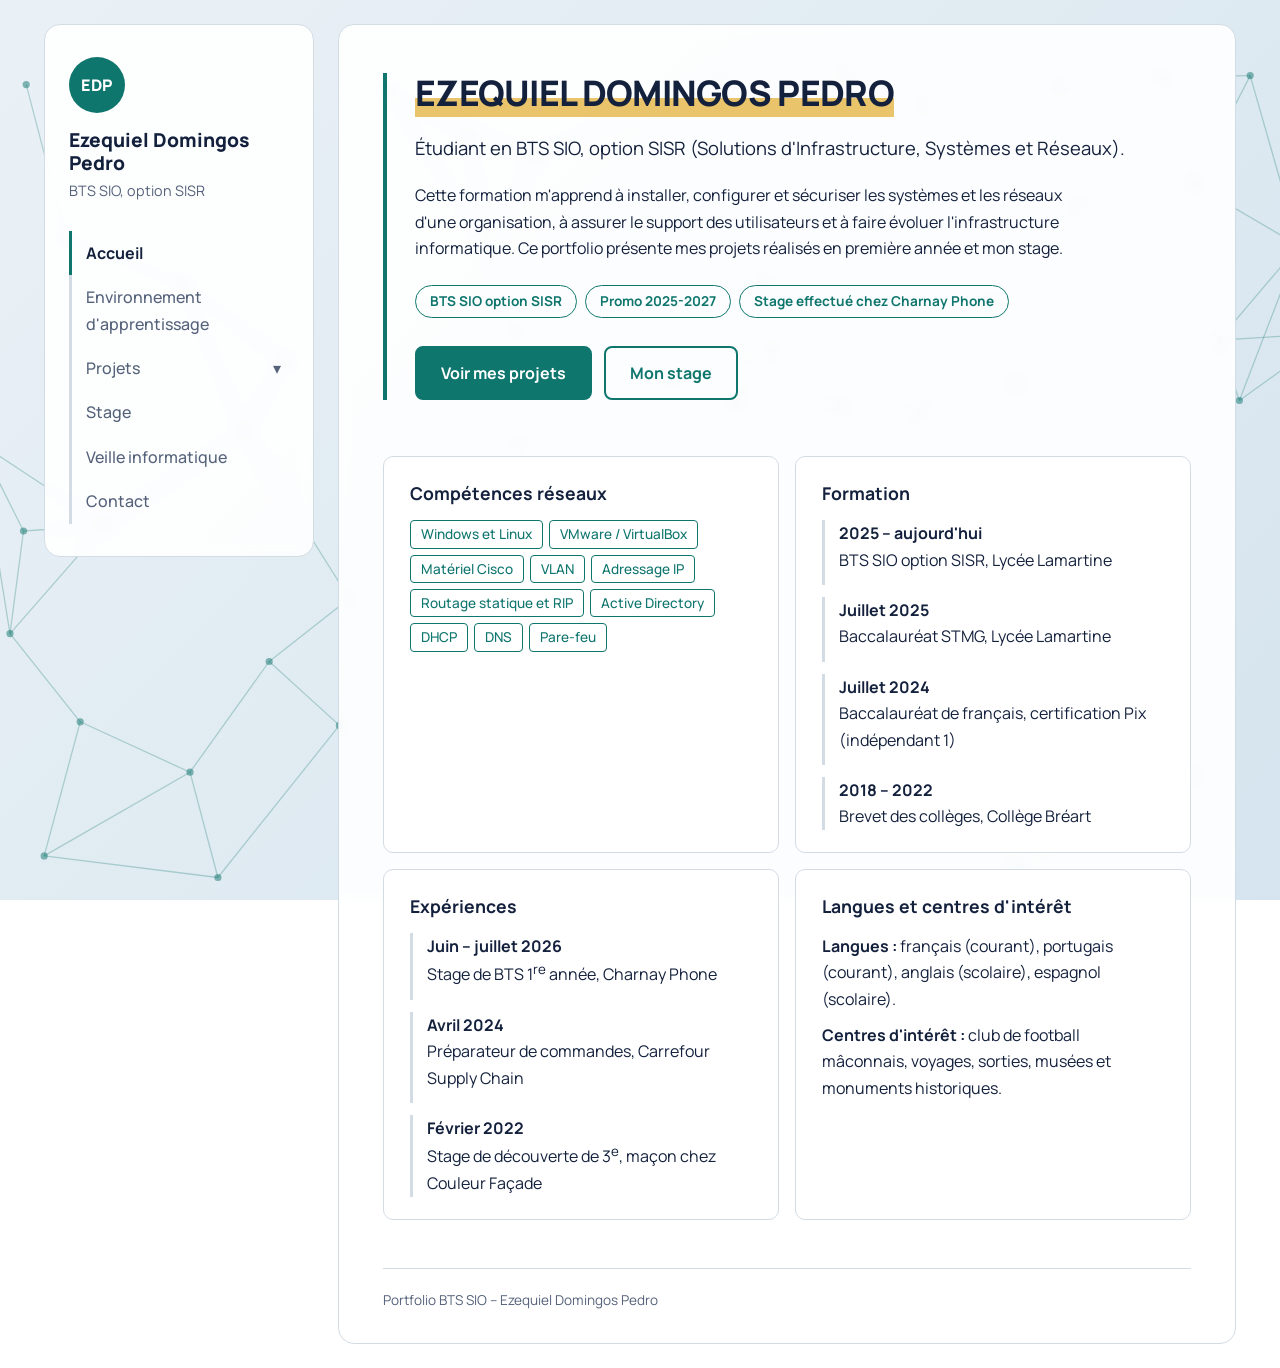
<file: index.html>
<!DOCTYPE html>
<html lang="fr">
<head>
<meta charset="utf-8">
<meta name="viewport" content="width=device-width, initial-scale=1">
<meta name="description" content="Portfolio de Ezequiel Domingos Pedro, étudiant en BTS SIO option SISR : projets et stage.">
<title>Accueil – Portfolio BTS SIO – Ezequiel Domingos Pedro</title>
<link rel="preconnect" href="https://fonts.googleapis.com">
<link href="https://fonts.googleapis.com/css2?family=Manrope:wght@400;500;700;800&display=swap" rel="stylesheet">
<link rel="icon" href="data:image/svg+xml,%3Csvg xmlns=%27http://www.w3.org/2000/svg%27 viewBox=%270 0 100 100%27%3E%3Ctext y=%27.9em%27 font-size=%2790%27%3E💻%3C/text%3E%3C/svg%3E">
<link rel="stylesheet" href="style.css">
</head>
<body>
<a class="skip" href="#contenu">Aller au contenu</a>
<div class="wrap">
<aside>
  <div class="mono" aria-hidden="true">EDP</div>
  <h1>Ezequiel Domingos Pedro</h1>
  <p>BTS SIO, option SISR</p>
  <nav>
    <a href="index.html" class="current" aria-current="page">Accueil</a>
    <a href="environnement.html">Environnement d'apprentissage</a>
    <button type="button" id="projets-btn" aria-expanded="false" aria-controls="sub">Projets <span class="chev">▾</span></button>
    <div id="sub" hidden>
      <a href="projets.html">Tous les projets</a>
      <a href="activite1.html">Activité 1</a>
      <a href="activite2.html">Activité 2</a>
    </div>
    <a href="stage.html">Stage</a>
    <a href="veille.html">Veille informatique</a>
    <a href="contact.html">Contact</a>
  </nav>
</aside>
<main id="contenu">
<section class="hero">
<h2>EZEQUIEL DOMINGOS PEDRO</h2>
  <p class="lead">Étudiant en BTS SIO, option SISR (Solutions d'Infrastructure, Systèmes et Réseaux).</p>
  <p>Cette formation m'apprend à installer, configurer et sécuriser les systèmes et les réseaux d'une organisation, à assurer le support des utilisateurs et à faire évoluer l'infrastructure informatique. Ce portfolio présente mes projets réalisés en première année et mon stage.</p>
    <ul class="badges">
    <li>BTS SIO option SISR</li>
    <li>Promo 2025-2027</li>
    <li>Stage effectué chez Charnay Phone</li>
  </ul>
  <div class="actions">
    <a class="btn" href="projets.html">Voir mes projets</a>
    <a class="btn alt" href="stage.html">Mon stage</a>
  </div>
</section>
<section class="infos">
  <div class="cols">
    <div class="card">
      <h3>Compétences réseaux</h3>
      <div class="tags">
        <span>Windows et Linux</span><span>VMware / VirtualBox</span><span>Matériel Cisco</span><span>VLAN</span><span>Adressage IP</span><span>Routage statique et RIP</span><span>Active Directory</span><span>DHCP</span><span>DNS</span><span>Pare-feu</span>
      </div>
    </div>
    <div class="card">
      <h3>Formation</h3>
      <ul class="plain">
        <li><b>2025 – aujourd'hui</b><br>BTS SIO option SISR, Lycée Lamartine</li>
        <li><b>Juillet 2025</b><br>Baccalauréat STMG, Lycée Lamartine</li>
        <li><b>Juillet 2024</b><br>Baccalauréat de français, certification Pix (indépendant 1)</li>
        <li><b>2018 – 2022</b><br>Brevet des collèges, Collège Bréart</li>
      </ul>
    </div>
    <div class="card">
      <h3>Expériences</h3>
      <ul class="plain">
        <li><b>Juin – juillet 2026</b><br>Stage de BTS 1<sup>re</sup> année, Charnay Phone</li>
        <li><b>Avril 2024</b><br>Préparateur de commandes, Carrefour Supply Chain</li>
        <li><b>Février 2022</b><br>Stage de découverte de 3<sup>e</sup>, maçon chez Couleur Façade</li>
      </ul>
    </div>
    <div class="card">
      <h3>Langues et centres d'intérêt</h3>
      <p><b>Langues :</b> français (courant), portugais (courant), anglais (scolaire), espagnol (scolaire).</p>
      <p><b>Centres d'intérêt :</b> club de football mâconnais, voyages, sorties, musées et monuments historiques.</p>
    </div>
  </div>
</section>
<footer>Portfolio BTS SIO – Ezequiel Domingos Pedro</footer>
</main>
</div>
<script>
const b=document.getElementById('projets-btn'),u=document.getElementById('sub');
b.addEventListener('click',()=>{u.hidden=!u.hidden;b.setAttribute('aria-expanded',!u.hidden)});
</script>
</body>
</html>
</file>
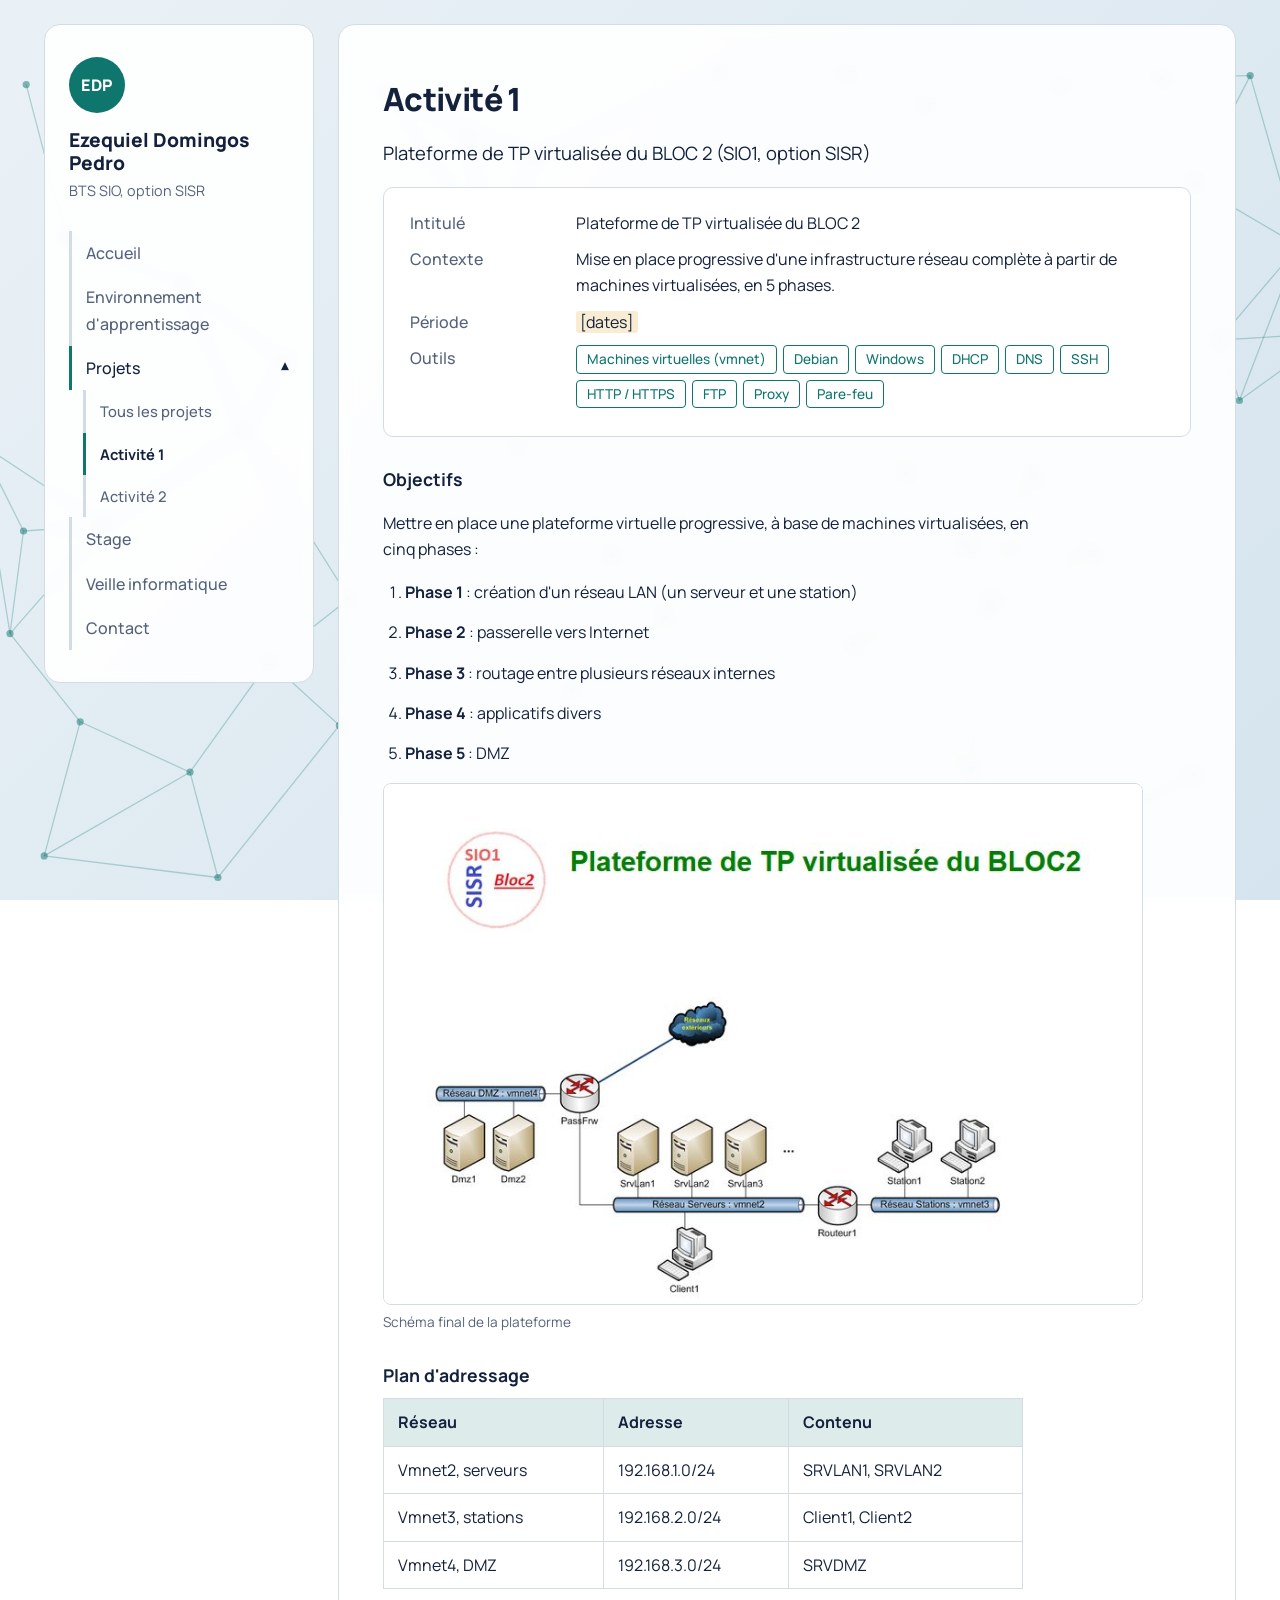
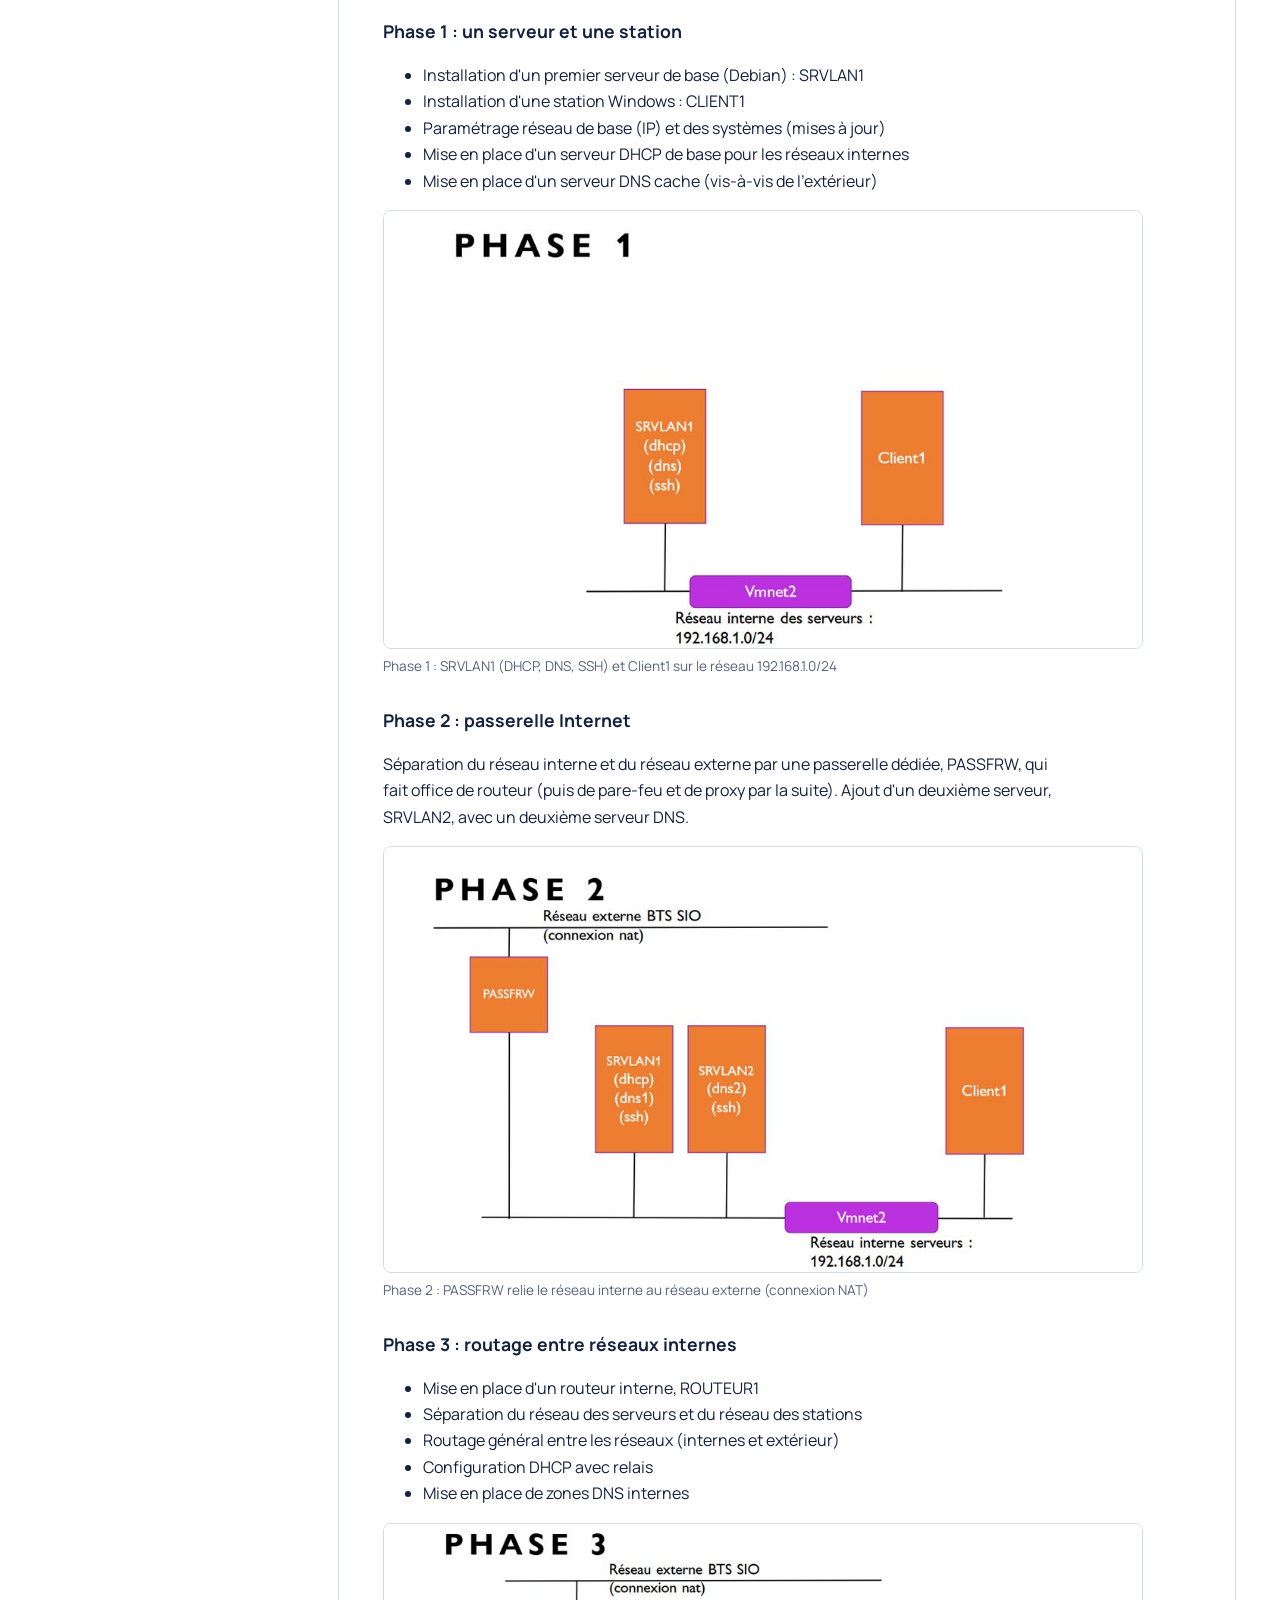
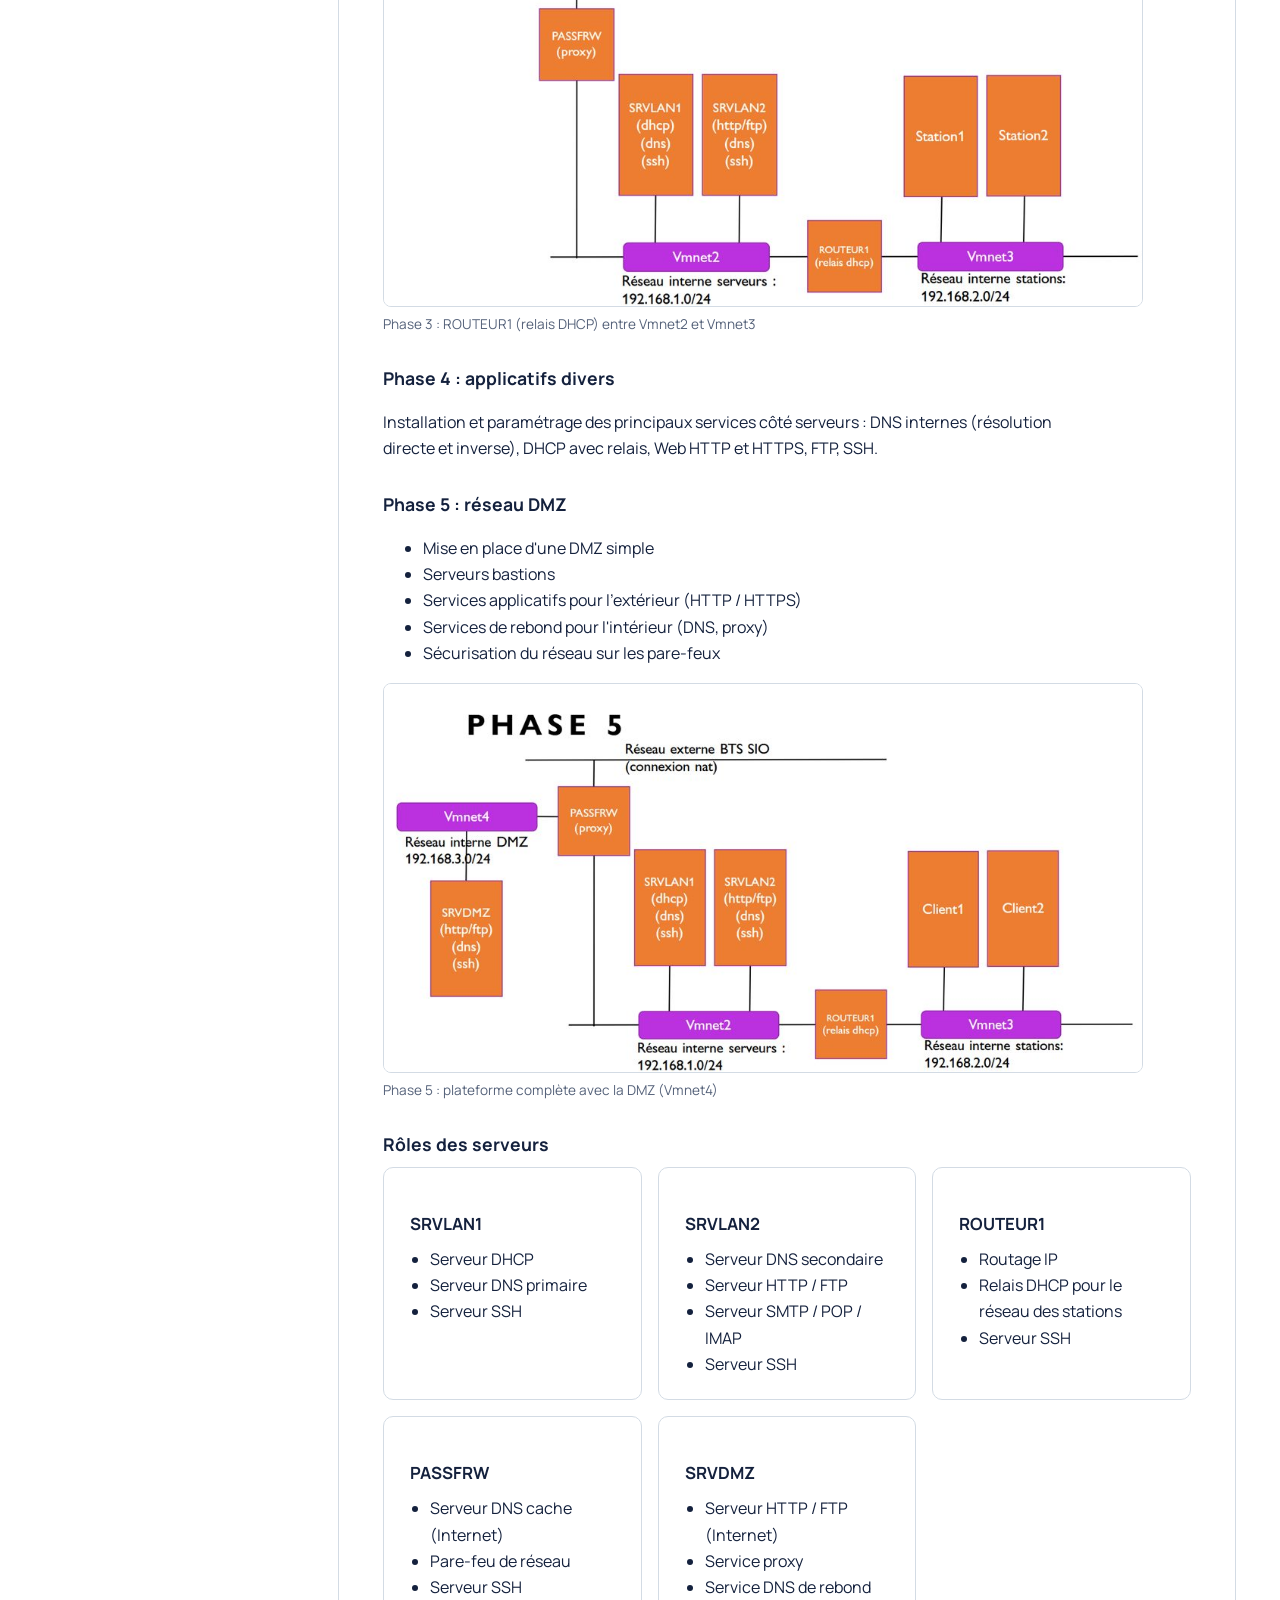
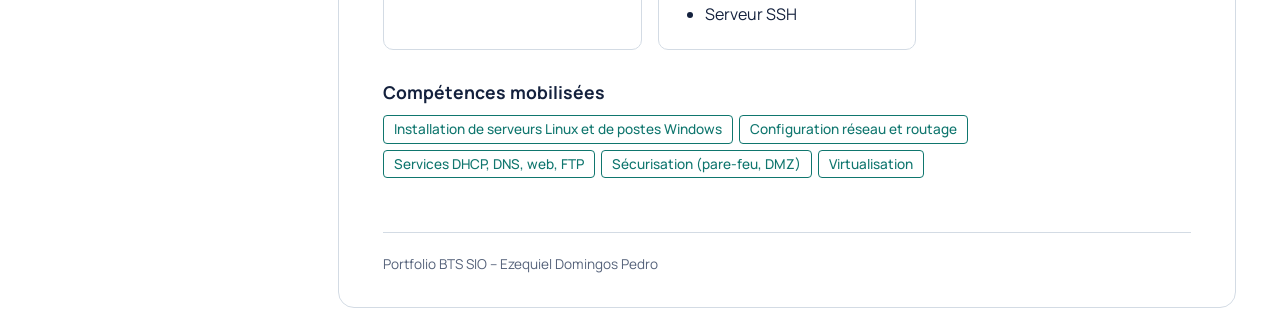
<file: activite1.html>
<!DOCTYPE html>
<html lang="fr">
<head>
<meta charset="utf-8">
<meta name="viewport" content="width=device-width, initial-scale=1">
<meta name="description" content="Portfolio de Ezequiel Domingos Pedro, étudiant en BTS SIO option SISR : projets et stage.">
<title>Activité 1 – Portfolio BTS SIO – Ezequiel Domingos Pedro</title>
<link rel="preconnect" href="https://fonts.googleapis.com">
<link href="https://fonts.googleapis.com/css2?family=Manrope:wght@400;500;700;800&display=swap" rel="stylesheet">
<link rel="icon" href="data:image/svg+xml,%3Csvg xmlns=%27http://www.w3.org/2000/svg%27 viewBox=%270 0 100 100%27%3E%3Ctext y=%27.9em%27 font-size=%2790%27%3E💻%3C/text%3E%3C/svg%3E">
<link rel="stylesheet" href="style.css">
</head>
<body>
<a class="skip" href="#contenu">Aller au contenu</a>
<div class="wrap">
<aside>
  <div class="mono" aria-hidden="true">EDP</div>
  <h1>Ezequiel Domingos Pedro</h1>
  <p>BTS SIO, option SISR</p>
  <nav>
    <a href="index.html">Accueil</a>
    <a href="environnement.html">Environnement d'apprentissage</a>
    <button type="button" id="projets-btn" aria-expanded="true" aria-controls="sub">Projets <span class="chev">▾</span></button>
    <div id="sub">
      <a href="projets.html">Tous les projets</a>
      <a href="activite1.html" class="current" aria-current="page">Activité 1</a>
      <a href="activite2.html">Activité 2</a>
    </div>
    <a href="stage.html">Stage</a>
    <a href="veille.html">Veille informatique</a>
    <a href="contact.html">Contact</a>
  </nav>
</aside>
<main id="contenu">
<section>
<h2>Activité 1</h2>
  <p class="lead">Plateforme de TP virtualisée du BLOC 2 (SIO1, option SISR)</p>
  <div class="card">
    <dl>
      <dt>Intitulé</dt><dd>Plateforme de TP virtualisée du BLOC 2</dd>
      <dt>Contexte</dt><dd>Mise en place progressive d'une infrastructure réseau complète à partir de machines virtualisées, en 5 phases.</dd>
      <dt>Période</dt><dd><span class="todo">[dates]</span></dd>
      <dt>Outils</dt><dd class="tags"><span>Machines virtuelles (vmnet)</span><span>Debian</span><span>Windows</span><span>DHCP</span><span>DNS</span><span>SSH</span><span>HTTP / HTTPS</span><span>FTP</span><span>Proxy</span><span>Pare-feu</span></dd>
    </dl>
  </div>

  <h3>Objectifs</h3>
  <p>Mettre en place une plateforme virtuelle progressive, à base de machines virtualisées, en cinq phases :</p>
  <ol class="steps">
    <li><b>Phase 1</b> : création d'un réseau LAN (un serveur et une station)</li>
    <li><b>Phase 2</b> : passerelle vers Internet</li>
    <li><b>Phase 3</b> : routage entre plusieurs réseaux internes</li>
    <li><b>Phase 4</b> : applicatifs divers</li>
    <li><b>Phase 5</b> : DMZ</li>
  </ol>

  <figure class="schema"><img src="[data-uri]" alt="Schéma de la plateforme de TP virtualisée du BLOC 2" loading="lazy"><figcaption>Schéma final de la plateforme</figcaption></figure>

  <h3>Plan d'adressage</h3>
  <div class="tablewrap"><table>
    <thead><tr><th>Réseau</th><th>Adresse</th><th>Contenu</th></tr></thead>
    <tbody>
      <tr><td>Vmnet2, serveurs</td><td>192.168.1.0/24</td><td>SRVLAN1, SRVLAN2</td></tr>
      <tr><td>Vmnet3, stations</td><td>192.168.2.0/24</td><td>Client1, Client2</td></tr>
      <tr><td>Vmnet4, DMZ</td><td>192.168.3.0/24</td><td>SRVDMZ</td></tr>
    </tbody>
  </table></div>

  <h3>Phase 1 : un serveur et une station</h3>
  <ul><li>Installation d'un premier serveur de base (Debian) : SRVLAN1</li><li>Installation d'une station Windows : CLIENT1</li><li>Paramétrage réseau de base (IP) et des systèmes (mises à jour)</li><li>Mise en place d'un serveur DHCP de base pour les réseaux internes</li><li>Mise en place d'un serveur DNS cache (vis-à-vis de l'extérieur)</li></ul>
  <figure class="schema"><img src="[data-uri]" alt="Schéma de la phase 1 : SRVLAN1 et Client1 sur Vmnet2" loading="lazy"><figcaption>Phase 1 : SRVLAN1 (DHCP, DNS, SSH) et Client1 sur le réseau 192.168.1.0/24</figcaption></figure>

  <h3>Phase 2 : passerelle Internet</h3>
  <p>Séparation du réseau interne et du réseau externe par une passerelle dédiée, PASSFRW, qui fait office de routeur (puis de pare-feu et de proxy par la suite). Ajout d'un deuxième serveur, SRVLAN2, avec un deuxième serveur DNS.</p>
  <figure class="schema"><img src="[data-uri]" alt="Schéma de la phase 2 avec la passerelle PASSFRW" loading="lazy"><figcaption>Phase 2 : PASSFRW relie le réseau interne au réseau externe (connexion NAT)</figcaption></figure>

  <h3>Phase 3 : routage entre réseaux internes</h3>
  <ul><li>Mise en place d'un routeur interne, ROUTEUR1</li><li>Séparation du réseau des serveurs et du réseau des stations</li><li>Routage général entre les réseaux (internes et extérieur)</li><li>Configuration DHCP avec relais</li><li>Mise en place de zones DNS internes</li></ul>
  <figure class="schema"><img src="[data-uri]" alt="Schéma de la phase 3 avec ROUTEUR1" loading="lazy"><figcaption>Phase 3 : ROUTEUR1 (relais DHCP) entre Vmnet2 et Vmnet3</figcaption></figure>

  <h3>Phase 4 : applicatifs divers</h3>
  <p>Installation et paramétrage des principaux services côté serveurs : DNS internes (résolution directe et inverse), DHCP avec relais, Web HTTP et HTTPS, FTP, SSH.</p>

  <h3>Phase 5 : réseau DMZ</h3>
  <ul><li>Mise en place d'une DMZ simple</li><li>Serveurs bastions</li><li>Services applicatifs pour l'extérieur (HTTP / HTTPS)</li><li>Services de rebond pour l'intérieur (DNS, proxy)</li><li>Sécurisation du réseau sur les pare-feux</li></ul>
  <figure class="schema"><img src="[data-uri]" alt="Schéma de la phase 5 avec la DMZ" loading="lazy"><figcaption>Phase 5 : plateforme complète avec la DMZ (Vmnet4)</figcaption></figure>

  <h3>Rôles des serveurs</h3>
  <div class="roles">
    <div class="card"><h4>SRVLAN1</h4><ul><li>Serveur DHCP</li><li>Serveur DNS primaire</li><li>Serveur SSH</li></ul></div>
    <div class="card"><h4>SRVLAN2</h4><ul><li>Serveur DNS secondaire</li><li>Serveur HTTP / FTP</li><li>Serveur SMTP / POP / IMAP</li><li>Serveur SSH</li></ul></div>
    <div class="card"><h4>ROUTEUR1</h4><ul><li>Routage IP</li><li>Relais DHCP pour le réseau des stations</li><li>Serveur SSH</li></ul></div>
    <div class="card"><h4>PASSFRW</h4><ul><li>Serveur DNS cache (Internet)</li><li>Pare-feu de réseau</li><li>Serveur SSH</li></ul></div>
    <div class="card"><h4>SRVDMZ</h4><ul><li>Serveur HTTP / FTP (Internet)</li><li>Service proxy</li><li>Service DNS de rebond</li><li>Serveur SSH</li></ul></div>
  </div>

  <h3>Compétences mobilisées</h3>
  <div class="tags"><span>Installation de serveurs Linux et de postes Windows</span><span>Configuration réseau et routage</span><span>Services DHCP, DNS, web, FTP</span><span>Sécurisation (pare-feu, DMZ)</span><span>Virtualisation</span></div>
</section>
<footer>Portfolio BTS SIO – Ezequiel Domingos Pedro</footer>
</main>
</div>
<script>
const b=document.getElementById('projets-btn'),u=document.getElementById('sub');
b.addEventListener('click',()=>{u.hidden=!u.hidden;b.setAttribute('aria-expanded',!u.hidden)});
</script>
<div id="zoom" hidden><img alt=""></div>
<script>
const z=document.getElementById('zoom'),zi=z.querySelector('img');
document.querySelectorAll('figure img').forEach(i=>{i.tabIndex=0;i.addEventListener('click',()=>{zi.src=i.src;zi.alt=i.alt;z.hidden=false});i.addEventListener('keydown',e=>{if(e.key==='Enter')i.click()})});
z.addEventListener('click',()=>z.hidden=true);
addEventListener('keydown',e=>{if(e.key==='Escape')z.hidden=true});
</script>
</body>
</html>
</file>
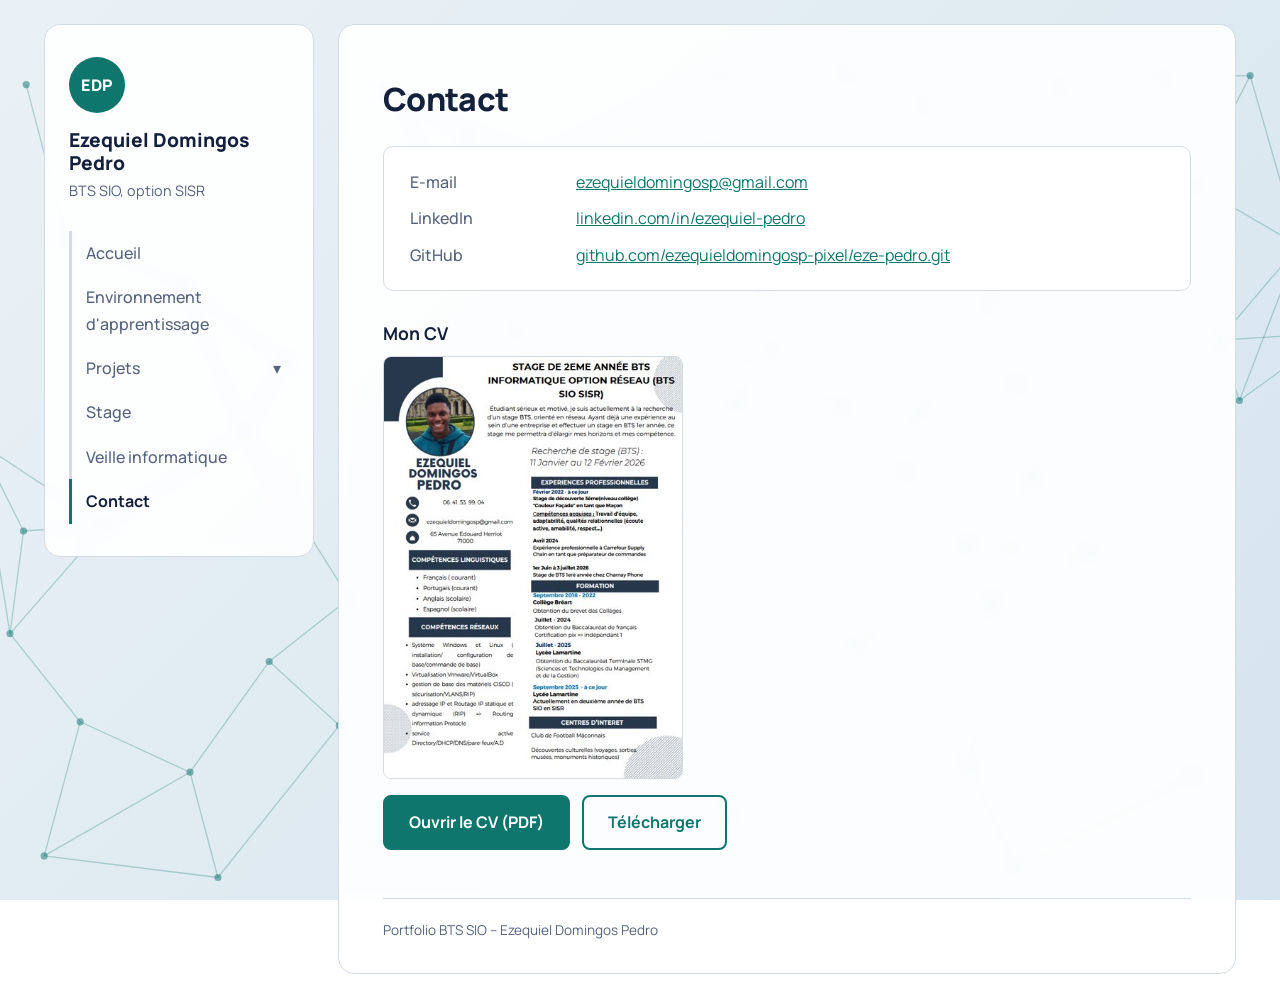
<file: contact.html>
<!DOCTYPE html>
<html lang="fr">
<head>
<meta charset="utf-8">
<meta name="viewport" content="width=device-width, initial-scale=1">
<meta name="description" content="Portfolio de Ezequiel Domingos Pedro, étudiant en BTS SIO option SISR : projets et stage.">
<title>Contact – Portfolio BTS SIO – Ezequiel Domingos Pedro</title>
<link rel="preconnect" href="https://fonts.googleapis.com">
<link href="https://fonts.googleapis.com/css2?family=Manrope:wght@400;500;700;800&display=swap" rel="stylesheet">
<link rel="icon" href="data:image/svg+xml,%3Csvg xmlns=%27http://www.w3.org/2000/svg%27 viewBox=%270 0 100 100%27%3E%3Ctext y=%27.9em%27 font-size=%2790%27%3E💻%3C/text%3E%3C/svg%3E">
<link rel="stylesheet" href="style.css">
</head>
<body>
<a class="skip" href="#contenu">Aller au contenu</a>
<div class="wrap">
<aside>
  <div class="mono" aria-hidden="true">EDP</div>
  <h1>Ezequiel Domingos Pedro</h1>
  <p>BTS SIO, option SISR</p>
  <nav>
    <a href="index.html">Accueil</a>
    <a href="environnement.html">Environnement d'apprentissage</a>
    <button type="button" id="projets-btn" aria-expanded="false" aria-controls="sub">Projets <span class="chev">▾</span></button>
    <div id="sub" hidden>
      <a href="projets.html">Tous les projets</a>
      <a href="activite1.html">Activité 1</a>
      <a href="activite2.html">Activité 2</a>
    </div>
    <a href="stage.html">Stage</a>
    <a href="veille.html">Veille informatique</a>
    <a href="contact.html" class="current" aria-current="page">Contact</a>
  </nav>
</aside>
<main id="contenu">
<section>
<h2>Contact</h2>
  <div class="card">
    <dl>
      <dt>E-mail</dt><dd><a href="mailto:ezequieldomingosp@gmail.com">ezequieldomingosp@gmail.com</a></dd>
      <dt>LinkedIn</dt><dd><a href="https://www.linkedin.com/in/ezequiel-pedro-14b7113a5" target="_blank" rel="noopener">linkedin.com/in/ezequiel-pedro</a></dd>
      <dt>GitHub</dt><dd><a href="https://github.com/ezequieldomingosp-pixel/eze-pedro.git" target="_blank" rel="noopener">github.com/ezequieldomingosp-pixel/eze-pedro.git</a></dd>
    </dl>
  </div>

  <h3>Mon CV</h3>
  <div class="cv">
    <a href="cv-ezequiel-domingos-pedro.pdf" target="_blank" rel="noopener"><img src="[data-uri]" alt="Aperçu du CV d'Ezequiel Domingos Pedro" loading="lazy"></a>
    <div class="actions">
      <a class="btn" href="cv-ezequiel-domingos-pedro.pdf" target="_blank" rel="noopener">Ouvrir le CV (PDF)</a>
      <a class="btn alt" href="cv-ezequiel-domingos-pedro.pdf" download>Télécharger</a>
    </div>
  </div>
</section>
<footer>Portfolio BTS SIO – Ezequiel Domingos Pedro</footer>
</main>
</div>
<script>
const b=document.getElementById('projets-btn'),u=document.getElementById('sub');
b.addEventListener('click',()=>{u.hidden=!u.hidden;b.setAttribute('aria-expanded',!u.hidden)});
</script>
</body>
</html>
</file>
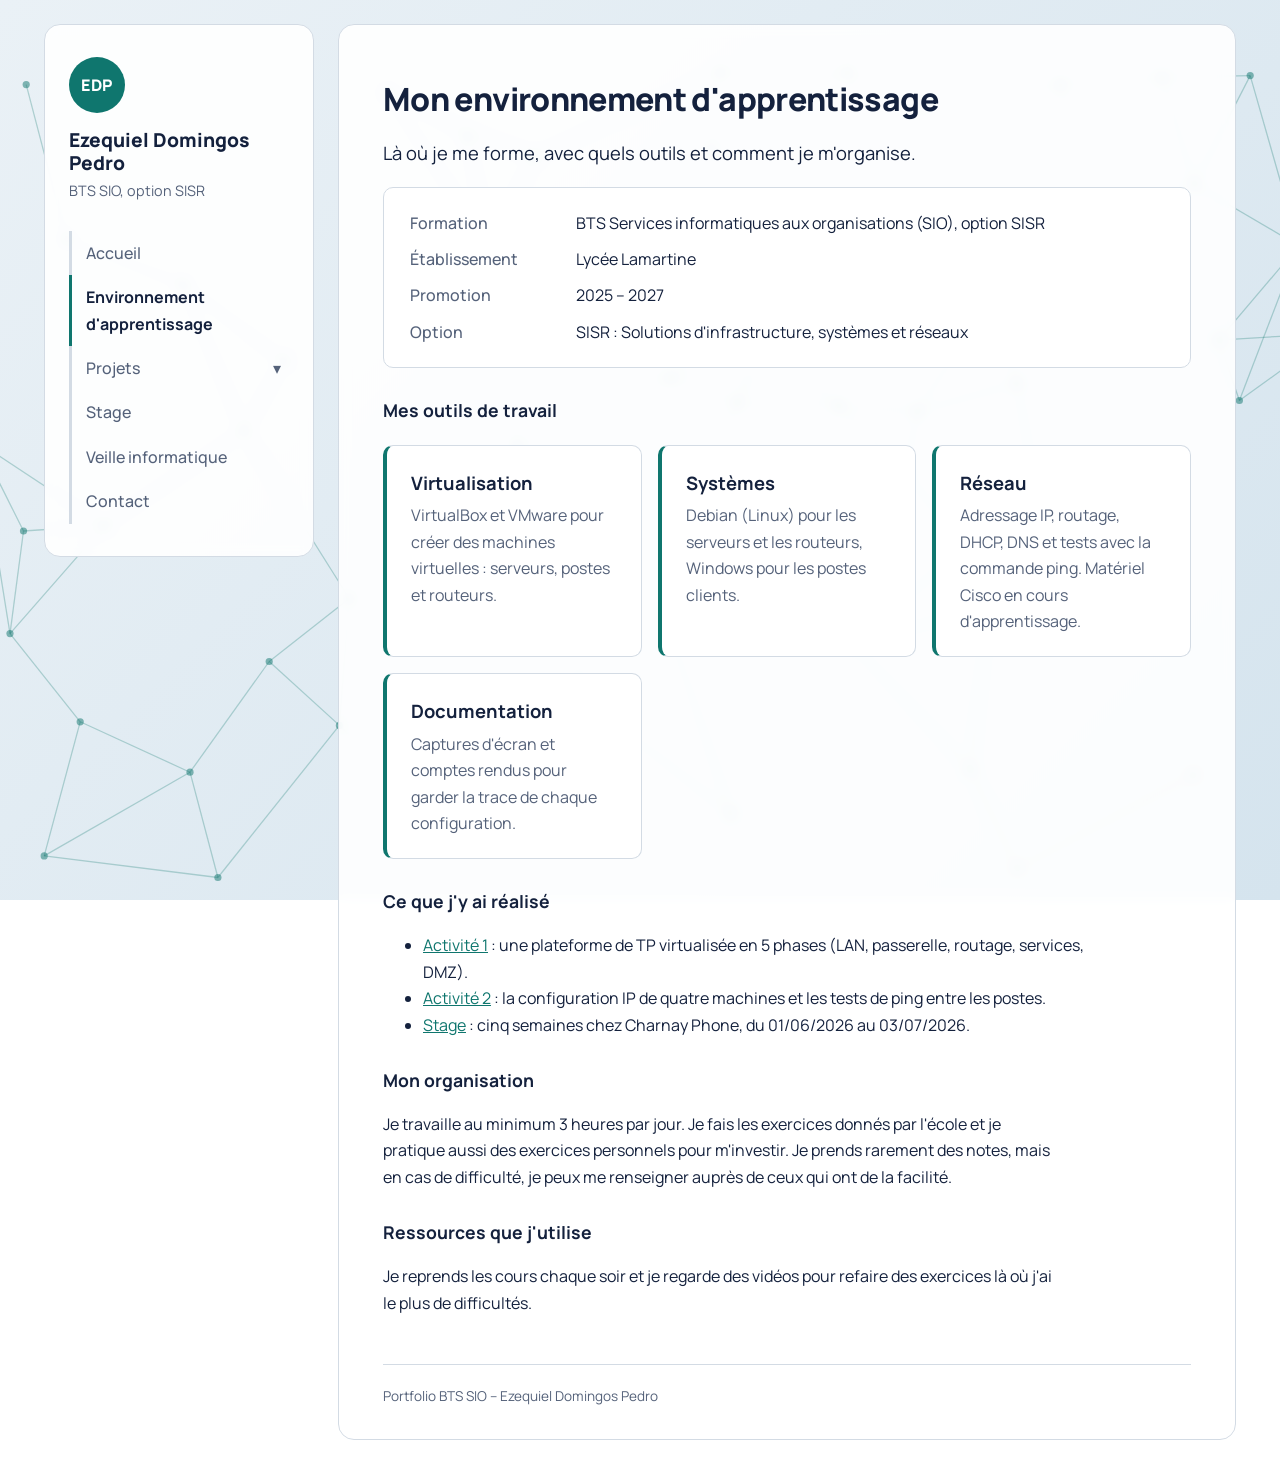
<file: environnement.html>
<!DOCTYPE html>
<html lang="fr">
<head>
<meta charset="utf-8">
<meta name="viewport" content="width=device-width, initial-scale=1">
<meta name="description" content="Environnement d'apprentissage de Ezequiel Domingos Pedro, BTS SIO option SISR : formation, matériels, logiciels et organisation.">
<title>Environnement d'apprentissage – Portfolio BTS SIO – Ezequiel Domingos Pedro</title>
<link rel="preconnect" href="https://fonts.googleapis.com">
<link href="https://fonts.googleapis.com/css2?family=Manrope:wght@400;500;700;800&display=swap" rel="stylesheet">
<link rel="icon" href="data:image/svg+xml,%3Csvg xmlns=%27http://www.w3.org/2000/svg%27 viewBox=%270 0 100 100%27%3E%3Ctext y=%27.9em%27 font-size=%2790%27%3E💻%3C/text%3E%3C/svg%3E">
<link rel="stylesheet" href="style.css">
</head>
<body>
<a class="skip" href="#contenu">Aller au contenu</a>
<div class="wrap">
<aside>
  <div class="mono" aria-hidden="true">EDP</div>
  <h1>Ezequiel Domingos Pedro</h1>
  <p>BTS SIO, option SISR</p>
  <nav>
    <a href="index.html">Accueil</a>
    <a href="environnement.html" class="current" aria-current="page">Environnement d'apprentissage</a>
    <button type="button" id="projets-btn" aria-expanded="false" aria-controls="sub">Projets <span class="chev">▾</span></button>
    <div id="sub" hidden>
      <a href="projets.html">Tous les projets</a>
      <a href="activite1.html">Activité 1</a>
      <a href="activite2.html">Activité 2</a>
    </div>
    <a href="stage.html">Stage</a>
    <a href="veille.html">Veille informatique</a>
    <a href="contact.html">Contact</a>
  </nav>
</aside>
<main id="contenu">
<section>
<h2>Mon environnement d'apprentissage</h2>
  <p class="lead">Là où je me forme, avec quels outils et comment je m'organise.</p>

  <div class="card">
    <dl>
      <dt>Formation</dt><dd>BTS Services informatiques aux organisations (SIO), option SISR</dd>
      <dt>Établissement</dt><dd>Lycée Lamartine</dd>
      <dt>Promotion</dt><dd>2025 – 2027</dd>
      <dt>Option</dt><dd>SISR : Solutions d'infrastructure, systèmes et réseaux</dd>
    </dl>
  </div>

  <h3>Mes outils de travail</h3>
  <div class="grid">
    <div class="proj"><strong>Virtualisation</strong><span>VirtualBox et VMware pour créer des machines virtuelles : serveurs, postes et routeurs.</span></div>
    <div class="proj"><strong>Systèmes</strong><span>Debian (Linux) pour les serveurs et les routeurs, Windows pour les postes clients.</span></div>
    <div class="proj"><strong>Réseau</strong><span>Adressage IP, routage, DHCP, DNS et tests avec la commande ping. Matériel Cisco en cours d'apprentissage.</span></div>
    <div class="proj"><strong>Documentation</strong><span>Captures d'écran et comptes rendus pour garder la trace de chaque configuration.</span></div>
  </div>

  <h3>Ce que j'y ai réalisé</h3>
  <ul>
    <li><a href="activite1.html">Activité 1</a> : une plateforme de TP virtualisée en 5 phases (LAN, passerelle, routage, services, DMZ).</li>
    <li><a href="activite2.html">Activité 2</a> : la configuration IP de quatre machines et les tests de ping entre les postes.</li>
    <li><a href="stage.html">Stage</a> : cinq semaines chez Charnay Phone, du 01/06/2026 au 03/07/2026.</li>
  </ul>

  <h3>Mon organisation</h3>
  <p>Je travaille au minimum 3 heures par jour. Je fais les exercices donnés par l'école et je pratique aussi des exercices personnels pour m'investir. Je prends rarement des notes, mais en cas de difficulté, je peux me renseigner auprès de ceux qui ont de la facilité.</p>

  <h3>Ressources que j'utilise</h3>
  <p>Je reprends les cours chaque soir et je regarde des vidéos pour refaire des exercices là où j'ai le plus de difficultés.</p>
</section>
<footer>Portfolio BTS SIO – Ezequiel Domingos Pedro</footer>
</main>
</div>
<script>
const b=document.getElementById('projets-btn'),u=document.getElementById('sub');
b.addEventListener('click',()=>{u.hidden=!u.hidden;b.setAttribute('aria-expanded',!u.hidden)});
</script>
</body>
</html>
</file>
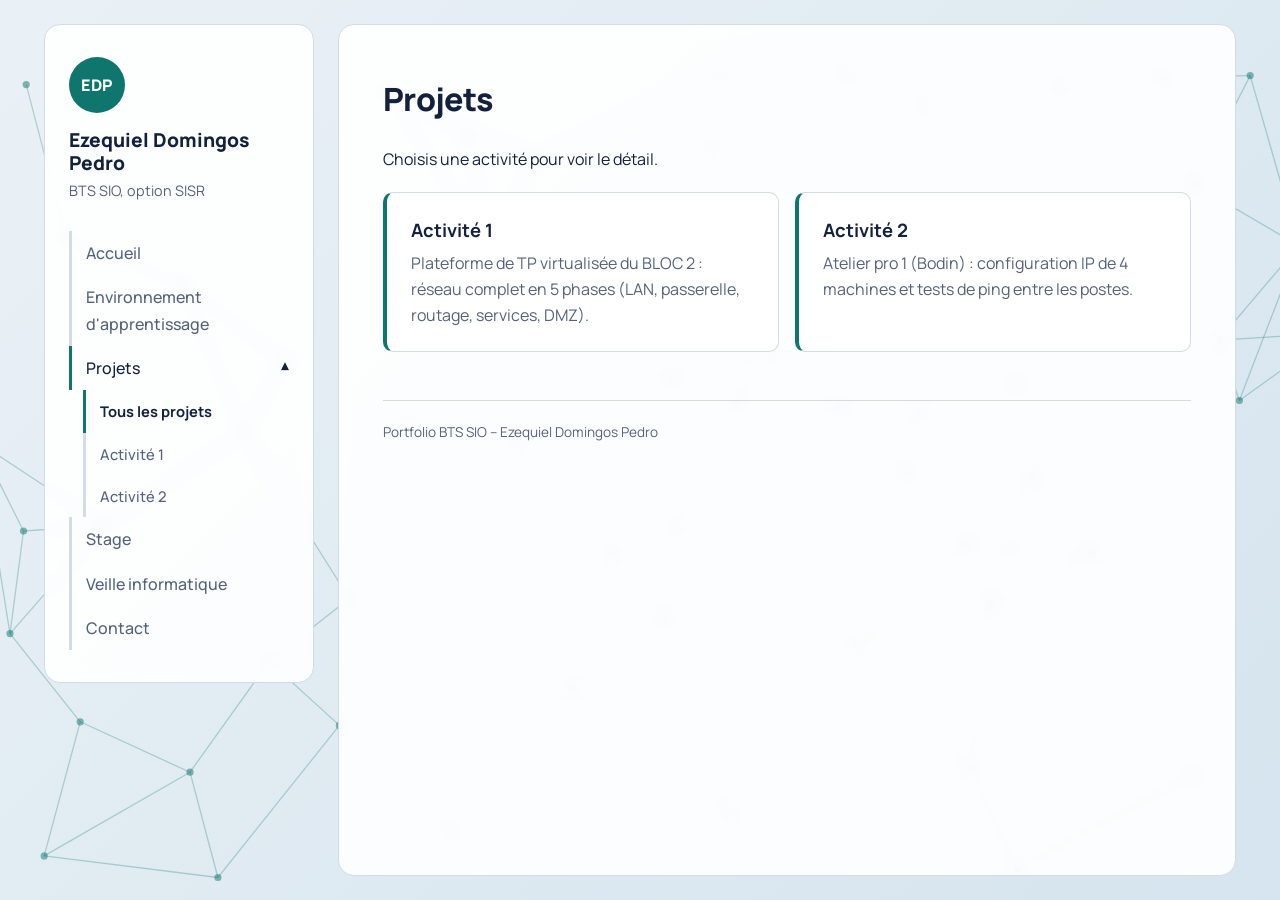
<file: projets.html>
<!DOCTYPE html>
<html lang="fr">
<head>
<meta charset="utf-8">
<meta name="viewport" content="width=device-width, initial-scale=1">
<meta name="description" content="Portfolio de Ezequiel Domingos Pedro, étudiant en BTS SIO option SISR : projets et stage.">
<title>Projets – Portfolio BTS SIO – Ezequiel Domingos Pedro</title>
<link rel="preconnect" href="https://fonts.googleapis.com">
<link href="https://fonts.googleapis.com/css2?family=Manrope:wght@400;500;700;800&display=swap" rel="stylesheet">
<link rel="icon" href="data:image/svg+xml,%3Csvg xmlns=%27http://www.w3.org/2000/svg%27 viewBox=%270 0 100 100%27%3E%3Ctext y=%27.9em%27 font-size=%2790%27%3E💻%3C/text%3E%3C/svg%3E">
<link rel="stylesheet" href="style.css">
</head>
<body>
<a class="skip" href="#contenu">Aller au contenu</a>
<div class="wrap">
<aside>
  <div class="mono" aria-hidden="true">EDP</div>
  <h1>Ezequiel Domingos Pedro</h1>
  <p>BTS SIO, option SISR</p>
  <nav>
    <a href="index.html">Accueil</a>
    <a href="environnement.html">Environnement d'apprentissage</a>
    <button type="button" id="projets-btn" aria-expanded="true" aria-controls="sub">Projets <span class="chev">▾</span></button>
    <div id="sub">
      <a href="projets.html" class="current" aria-current="page">Tous les projets</a>
      <a href="activite1.html">Activité 1</a>
      <a href="activite2.html">Activité 2</a>
    </div>
    <a href="stage.html">Stage</a>
    <a href="veille.html">Veille informatique</a>
    <a href="contact.html">Contact</a>
  </nav>
</aside>
<main id="contenu">
<section>
<h2>Projets</h2>
  <p>Choisis une activité pour voir le détail.</p>
  <div class="grid">
    <a class="proj" href="activite1.html"><strong>Activité 1</strong><span>Plateforme de TP virtualisée du BLOC 2 : réseau complet en 5 phases (LAN, passerelle, routage, services, DMZ).</span></a>
    <a class="proj" href="activite2.html"><strong>Activité 2</strong><span>Atelier pro 1 (Bodin) : configuration IP de 4 machines et tests de ping entre les postes.</span></a>
  </div>
</section>
<footer>Portfolio BTS SIO – Ezequiel Domingos Pedro</footer>
</main>
</div>
<script>
const b=document.getElementById('projets-btn'),u=document.getElementById('sub');
b.addEventListener('click',()=>{u.hidden=!u.hidden;b.setAttribute('aria-expanded',!u.hidden)});
</script>
</body>
</html>
</file>
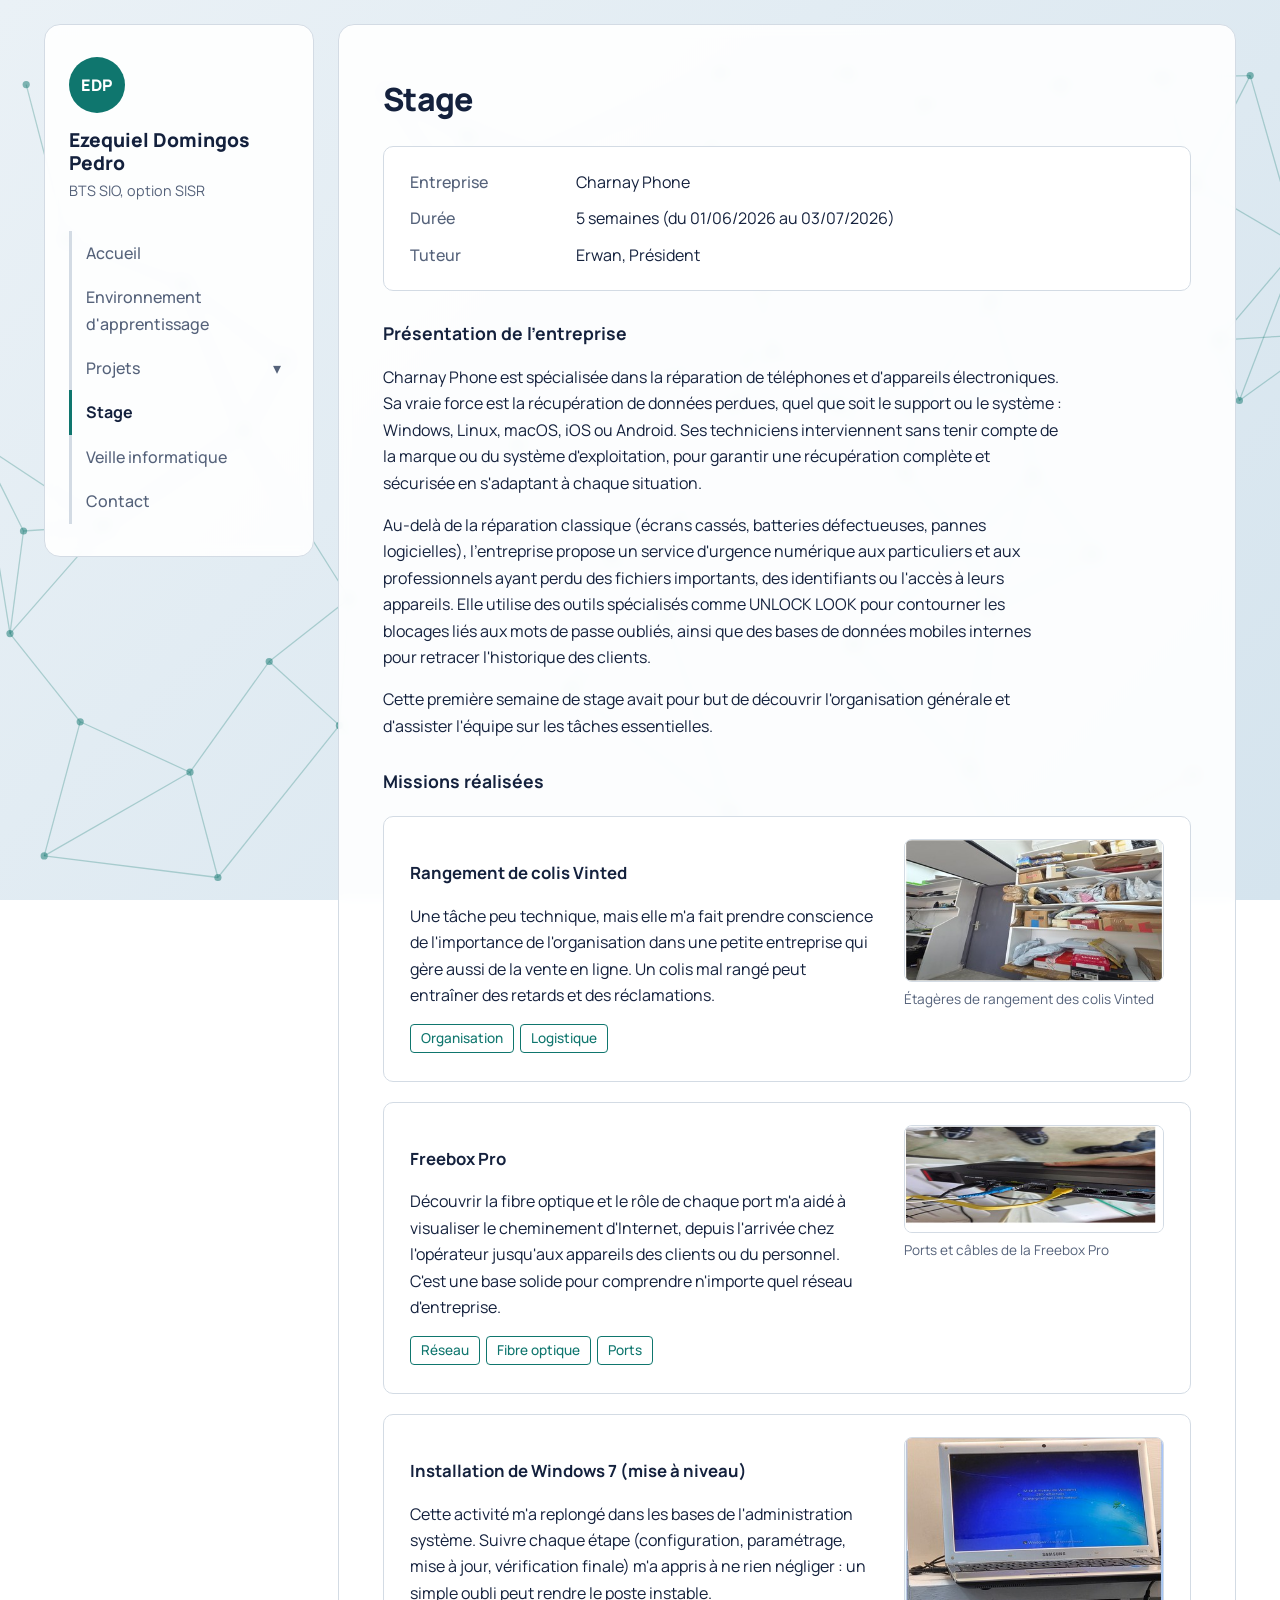
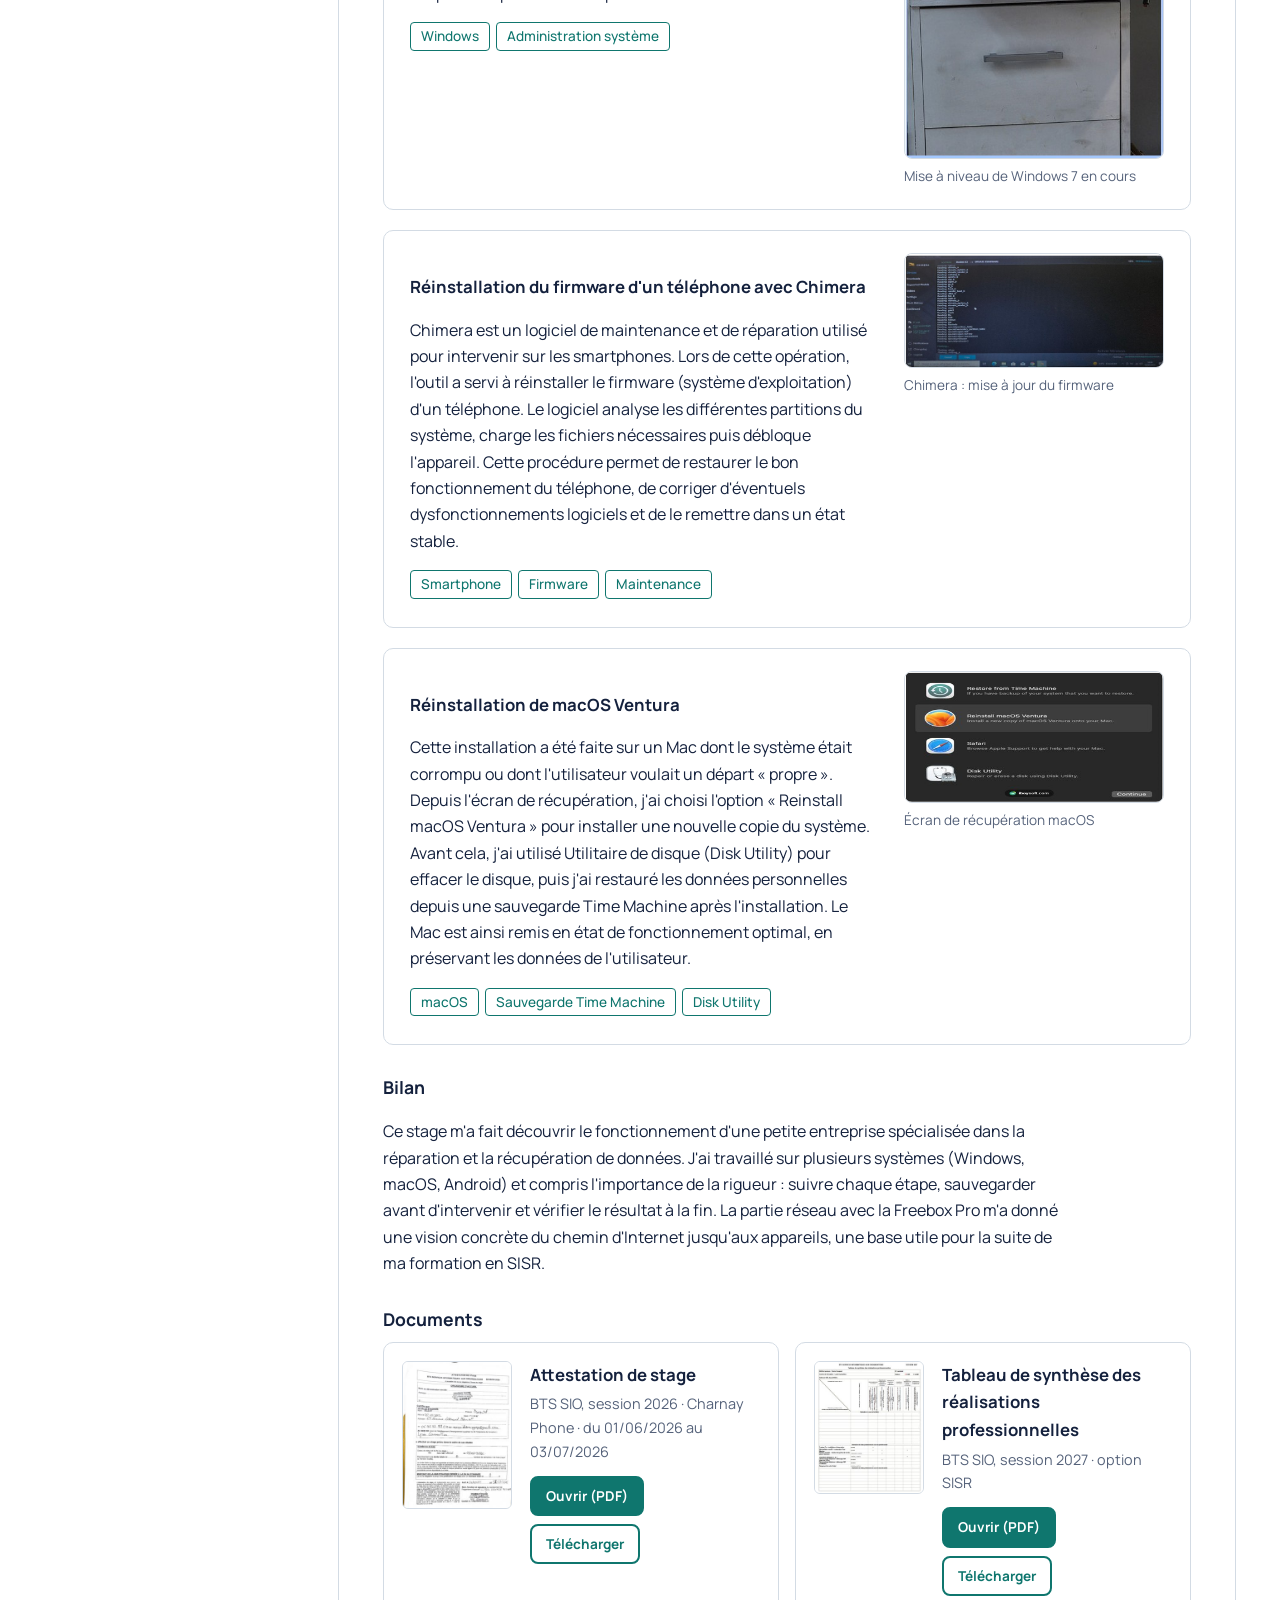
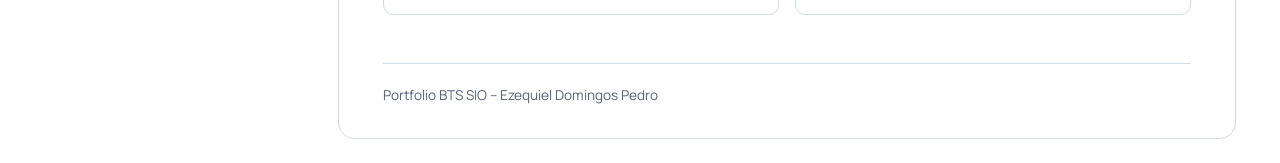
<file: stage.html>
<!DOCTYPE html>
<html lang="fr">
<head>
<meta charset="utf-8">
<meta name="viewport" content="width=device-width, initial-scale=1">
<meta name="description" content="Portfolio de Ezequiel Domingos Pedro, étudiant en BTS SIO option SISR : projets et stage.">
<title>Stage – Portfolio BTS SIO – Ezequiel Domingos Pedro</title>
<link rel="preconnect" href="https://fonts.googleapis.com">
<link href="https://fonts.googleapis.com/css2?family=Manrope:wght@400;500;700;800&display=swap" rel="stylesheet">
<link rel="icon" href="data:image/svg+xml,%3Csvg xmlns=%27http://www.w3.org/2000/svg%27 viewBox=%270 0 100 100%27%3E%3Ctext y=%27.9em%27 font-size=%2790%27%3E💻%3C/text%3E%3C/svg%3E">
<link rel="stylesheet" href="style.css">
</head>
<body>
<a class="skip" href="#contenu">Aller au contenu</a>
<div class="wrap">
<aside>
  <div class="mono" aria-hidden="true">EDP</div>
  <h1>Ezequiel Domingos Pedro</h1>
  <p>BTS SIO, option SISR</p>
  <nav>
    <a href="index.html">Accueil</a>
    <a href="environnement.html">Environnement d'apprentissage</a>
    <button type="button" id="projets-btn" aria-expanded="false" aria-controls="sub">Projets <span class="chev">▾</span></button>
    <div id="sub" hidden>
      <a href="projets.html">Tous les projets</a>
      <a href="activite1.html">Activité 1</a>
      <a href="activite2.html">Activité 2</a>
    </div>
    <a href="stage.html" class="current" aria-current="page">Stage</a>
    <a href="veille.html">Veille informatique</a>
    <a href="contact.html">Contact</a>
  </nav>
</aside>
<main id="contenu">
<section>
<h2>Stage</h2>
<div class="card">
    <dl>
      <dt>Entreprise</dt><dd>Charnay Phone</dd>
      <dt>Durée</dt><dd>5 semaines (du 01/06/2026 au 03/07/2026)</dd>
      <dt>Tuteur</dt><dd>Erwan, Président</dd>
    </dl>
  </div>

  <h3>Présentation de l'entreprise</h3>
  <p>Charnay Phone est spécialisée dans la réparation de téléphones et d'appareils électroniques. Sa vraie force est la récupération de données perdues, quel que soit le support ou le système : Windows, Linux, macOS, iOS ou Android. Ses techniciens interviennent sans tenir compte de la marque ou du système d'exploitation, pour garantir une récupération complète et sécurisée en s'adaptant à chaque situation.</p>
  <p>Au-delà de la réparation classique (écrans cassés, batteries défectueuses, pannes logicielles), l'entreprise propose un service d'urgence numérique aux particuliers et aux professionnels ayant perdu des fichiers importants, des identifiants ou l'accès à leurs appareils. Elle utilise des outils spécialisés comme UNLOCK LOOK pour contourner les blocages liés aux mots de passe oubliés, ainsi que des bases de données mobiles internes pour retracer l'historique des clients.</p>
  <p>Cette première semaine de stage avait pour but de découvrir l'organisation générale et d'assister l'équipe sur les tâches essentielles.</p>

  <h3>Missions réalisées</h3>

  <div class="mission">
    <div class="mission-text">
      <h4>Rangement de colis Vinted</h4>
      <p>Une tâche peu technique, mais elle m'a fait prendre conscience de l'importance de l'organisation dans une petite entreprise qui gère aussi de la vente en ligne. Un colis mal rangé peut entraîner des retards et des réclamations.</p>
      <div class="tags"><span>Organisation</span><span>Logistique</span></div>
    </div>
    <figure><img src="[data-uri]" alt="Étagères de rangement des colis Vinted" loading="lazy"><figcaption>Étagères de rangement des colis Vinted</figcaption></figure>
  </div>

  <div class="mission">
    <div class="mission-text">
      <h4>Freebox Pro</h4>
      <p>Découvrir la fibre optique et le rôle de chaque port m'a aidé à visualiser le cheminement d'Internet, depuis l'arrivée chez l'opérateur jusqu'aux appareils des clients ou du personnel. C'est une base solide pour comprendre n'importe quel réseau d'entreprise.</p>
      <div class="tags"><span>Réseau</span><span>Fibre optique</span><span>Ports</span></div>
    </div>
    <figure><img src="[data-uri]" alt="Ports et câbles d'une Freebox Pro" loading="lazy"><figcaption>Ports et câbles de la Freebox Pro</figcaption></figure>
  </div>

  <div class="mission">
    <div class="mission-text">
      <h4>Installation de Windows 7 (mise à niveau)</h4>
      <p>Cette activité m'a replongé dans les bases de l'administration système. Suivre chaque étape (configuration, paramétrage, mise à jour, vérification finale) m'a appris à ne rien négliger : un simple oubli peut rendre le poste instable.</p>
      <div class="tags"><span>Windows</span><span>Administration système</span></div>
    </div>
    <figure><img src="[data-uri]" alt="Ordinateur portable Samsung en cours de mise à niveau vers Windows 7" loading="lazy"><figcaption>Mise à niveau de Windows 7 en cours</figcaption></figure>
  </div>

  <div class="mission">
    <div class="mission-text">
      <h4>Réinstallation du firmware d'un téléphone avec Chimera</h4>
      <p>Chimera est un logiciel de maintenance et de réparation utilisé pour intervenir sur les smartphones. Lors de cette opération, l'outil a servi à réinstaller le firmware (système d'exploitation) d'un téléphone. Le logiciel analyse les différentes partitions du système, charge les fichiers nécessaires puis débloque l'appareil. Cette procédure permet de restaurer le bon fonctionnement du téléphone, de corriger d'éventuels dysfonctionnements logiciels et de le remettre dans un état stable.</p>
      <div class="tags"><span>Smartphone</span><span>Firmware</span><span>Maintenance</span></div>
    </div>
    <figure><img src="[data-uri]" alt="Logiciel Chimera pendant la mise à jour du firmware d'un Redmi A3" loading="lazy"><figcaption>Chimera : mise à jour du firmware</figcaption></figure>
  </div>

  <div class="mission">
    <div class="mission-text">
      <h4>Réinstallation de macOS Ventura</h4>
      <p>Cette installation a été faite sur un Mac dont le système était corrompu ou dont l'utilisateur voulait un départ « propre ». Depuis l'écran de récupération, j'ai choisi l'option « Reinstall macOS Ventura » pour installer une nouvelle copie du système. Avant cela, j'ai utilisé Utilitaire de disque (Disk Utility) pour effacer le disque, puis j'ai restauré les données personnelles depuis une sauvegarde Time Machine après l'installation. Le Mac est ainsi remis en état de fonctionnement optimal, en préservant les données de l'utilisateur.</p>
      <div class="tags"><span>macOS</span><span>Sauvegarde Time Machine</span><span>Disk Utility</span></div>
    </div>
    <figure><img src="[data-uri]" alt="Écran de récupération macOS avec l'option Reinstall macOS Ventura" loading="lazy"><figcaption>Écran de récupération macOS</figcaption></figure>
  </div>

  <h3>Bilan</h3>
  <p>Ce stage m'a fait découvrir le fonctionnement d'une petite entreprise spécialisée dans la réparation et la récupération de données. J'ai travaillé sur plusieurs systèmes (Windows, macOS, Android) et compris l'importance de la rigueur : suivre chaque étape, sauvegarder avant d'intervenir et vérifier le résultat à la fin. La partie réseau avec la Freebox Pro m'a donné une vision concrète du chemin d'Internet jusqu'aux appareils, une base utile pour la suite de ma formation en SISR.</p>
  <h3>Documents</h3>
  <div class="docs">
    <div class="doc">
      <a href="attestation-de-stage-charnay-phone.pdf" target="_blank" rel="noopener"><img src="[data-uri]" alt="Aperçu : Attestation de stage" loading="lazy"></a>
      <div>
        <h4>Attestation de stage</h4>
        <p>BTS SIO, session 2026 · Charnay Phone · du 01/06/2026 au 03/07/2026</p>
        <div class="actions">
          <a class="btn" href="attestation-de-stage-charnay-phone.pdf" target="_blank" rel="noopener">Ouvrir (PDF)</a>
          <a class="btn alt" href="attestation-de-stage-charnay-phone.pdf" download>Télécharger</a>
        </div>
      </div>
    </div>
    <div class="doc">
      <a href="tableau-de-synthese-realisations-professionnelles.pdf" target="_blank" rel="noopener"><img src="[data-uri]" alt="Aperçu : Tableau de synthèse des réalisations professionnelles" loading="lazy"></a>
      <div>
        <h4>Tableau de synthèse des réalisations professionnelles</h4>
        <p>BTS SIO, session 2027 · option SISR</p>
        <div class="actions">
          <a class="btn" href="tableau-de-synthese-realisations-professionnelles.pdf" target="_blank" rel="noopener">Ouvrir (PDF)</a>
          <a class="btn alt" href="tableau-de-synthese-realisations-professionnelles.pdf" download>Télécharger</a>
        </div>
      </div>
    </div>
  </div>
</section>
<footer>Portfolio BTS SIO – Ezequiel Domingos Pedro</footer>
</main>
</div>
<script>
const b=document.getElementById('projets-btn'),u=document.getElementById('sub');
b.addEventListener('click',()=>{u.hidden=!u.hidden;b.setAttribute('aria-expanded',!u.hidden)});
</script>
<div id="zoom" hidden><img alt=""></div>
<script>
const z=document.getElementById('zoom'),zi=z.querySelector('img');
document.querySelectorAll('figure img').forEach(i=>{i.tabIndex=0;i.addEventListener('click',()=>{zi.src=i.src;zi.alt=i.alt;z.hidden=false});i.addEventListener('keydown',e=>{if(e.key==='Enter')i.click()})});
z.addEventListener('click',()=>z.hidden=true);
addEventListener('keydown',e=>{if(e.key==='Escape')z.hidden=true});
</script>
</body>
</html>
</file>
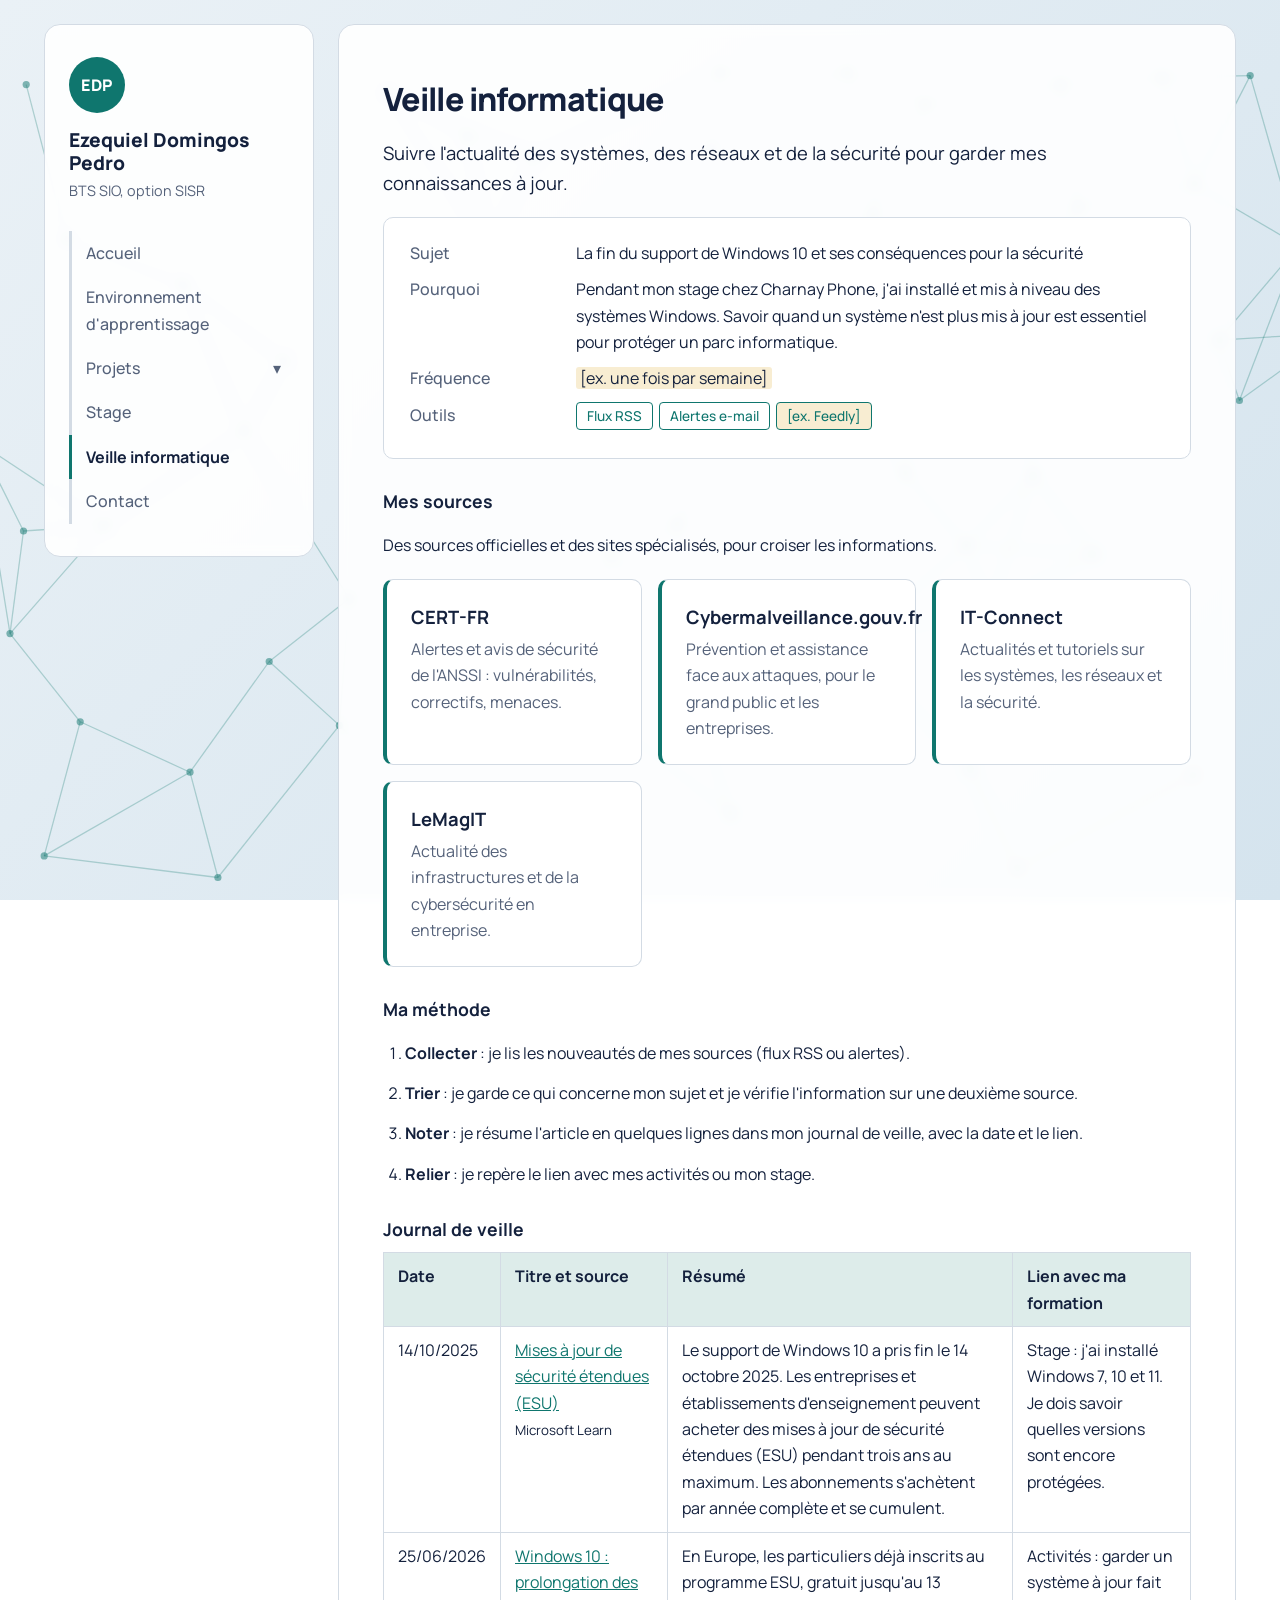
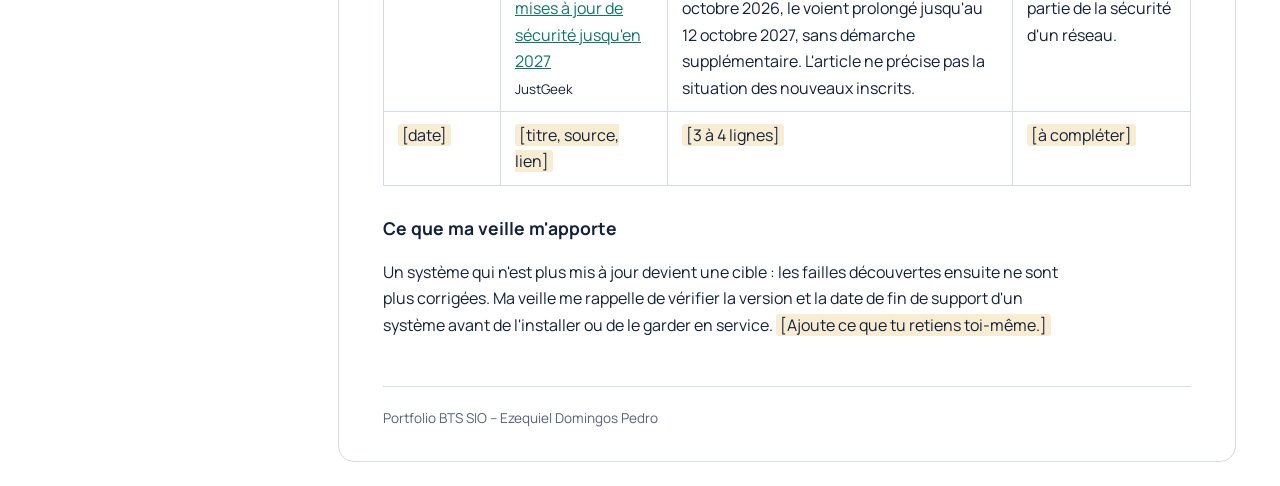
<file: veille.html>
<!DOCTYPE html>
<html lang="fr">
<head>
<meta charset="utf-8">
<meta name="viewport" content="width=device-width, initial-scale=1">
<meta name="description" content="Veille informatique de Ezequiel Domingos Pedro, BTS SIO option SISR : sujet, sources, méthode et journal de veille.">
<title>Veille informatique – Portfolio BTS SIO – Ezequiel Domingos Pedro</title>
<link rel="preconnect" href="https://fonts.googleapis.com">
<link href="https://fonts.googleapis.com/css2?family=Manrope:wght@400;500;700;800&display=swap" rel="stylesheet">
<link rel="icon" href="data:image/svg+xml,%3Csvg xmlns=%27http://www.w3.org/2000/svg%27 viewBox=%270 0 100 100%27%3E%3Ctext y=%27.9em%27 font-size=%2790%27%3E💻%3C/text%3E%3C/svg%3E">
<link rel="stylesheet" href="style.css">
</head>
<body>
<a class="skip" href="#contenu">Aller au contenu</a>
<div class="wrap">
<aside>
  <div class="mono" aria-hidden="true">EDP</div>
  <h1>Ezequiel Domingos Pedro</h1>
  <p>BTS SIO, option SISR</p>
  <nav>
    <a href="index.html">Accueil</a>
    <a href="environnement.html">Environnement d'apprentissage</a>
    <button type="button" id="projets-btn" aria-expanded="false" aria-controls="sub">Projets <span class="chev">▾</span></button>
    <div id="sub" hidden>
      <a href="projets.html">Tous les projets</a>
      <a href="activite1.html">Activité 1</a>
      <a href="activite2.html">Activité 2</a>
    </div>
    <a href="stage.html">Stage</a>
    <a href="veille.html" class="current" aria-current="page">Veille informatique</a>
    <a href="contact.html">Contact</a>
  </nav>
</aside>
<main id="contenu">
<section>
<h2>Veille informatique</h2>
  <p class="lead">Suivre l'actualité des systèmes, des réseaux et de la sécurité pour garder mes connaissances à jour.</p>

  <div class="card">
    <dl>
      <dt>Sujet</dt><dd>La fin du support de Windows 10 et ses conséquences pour la sécurité</dd>
      <dt>Pourquoi</dt><dd>Pendant mon stage chez Charnay Phone, j'ai installé et mis à niveau des systèmes Windows. Savoir quand un système n'est plus mis à jour est essentiel pour protéger un parc informatique.</dd>
      <dt>Fréquence</dt><dd><span class="todo">[ex. une fois par semaine]</span></dd>
      <dt>Outils</dt><dd class="tags"><span>Flux RSS</span><span>Alertes e-mail</span><span class="todo">[ex. Feedly]</span></dd>
    </dl>
  </div>

  <h3>Mes sources</h3>
  <p>Des sources officielles et des sites spécialisés, pour croiser les informations.</p>
  <div class="grid">
    <a class="proj" href="https://cert.ssi.gouv.fr/" target="_blank" rel="noopener"><strong>CERT-FR</strong><span>Alertes et avis de sécurité de l'ANSSI : vulnérabilités, correctifs, menaces.</span></a>
    <a class="proj" href="https://www.cybermalveillance.gouv.fr/" target="_blank" rel="noopener"><strong>Cybermalveillance.gouv.fr</strong><span>Prévention et assistance face aux attaques, pour le grand public et les entreprises.</span></a>
    <a class="proj" href="https://www.it-connect.fr/" target="_blank" rel="noopener"><strong>IT-Connect</strong><span>Actualités et tutoriels sur les systèmes, les réseaux et la sécurité.</span></a>
    <a class="proj" href="https://www.lemagit.fr/" target="_blank" rel="noopener"><strong>LeMagIT</strong><span>Actualité des infrastructures et de la cybersécurité en entreprise.</span></a>
  </div>

  <h3>Ma méthode</h3>
  <ol class="steps">
    <li><b>Collecter</b> : je lis les nouveautés de mes sources (flux RSS ou alertes).</li>
    <li><b>Trier</b> : je garde ce qui concerne mon sujet et je vérifie l'information sur une deuxième source.</li>
    <li><b>Noter</b> : je résume l'article en quelques lignes dans mon journal de veille, avec la date et le lien.</li>
    <li><b>Relier</b> : je repère le lien avec mes activités ou mon stage.</li>
  </ol>

  <h3>Journal de veille</h3>
  <div class="tablewrap"><table class="wide">
    <thead><tr><th>Date</th><th>Titre et source</th><th>Résumé</th><th>Lien avec ma formation</th></tr></thead>
    <tbody>
      <tr><td>14/10/2025</td><td><a href="https://learn.microsoft.com/fr-fr/windows/whats-new/extended-security-updates" target="_blank" rel="noopener">Mises à jour de sécurité étendues (ESU)</a><br><small>Microsoft Learn</small></td><td>Le support de Windows 10 a pris fin le 14 octobre 2025. Les entreprises et établissements d'enseignement peuvent acheter des mises à jour de sécurité étendues (ESU) pendant trois ans au maximum. Les abonnements s'achètent par année complète et se cumulent.</td><td>Stage : j'ai installé Windows 7, 10 et 11. Je dois savoir quelles versions sont encore protégées.</td></tr>
      <tr><td>25/06/2026</td><td><a href="https://www.justgeek.fr/windows-10-prolongation-mises-a-jour-securite-2027-152454/" target="_blank" rel="noopener">Windows 10 : prolongation des mises à jour de sécurité jusqu'en 2027</a><br><small>JustGeek</small></td><td>En Europe, les particuliers déjà inscrits au programme ESU, gratuit jusqu'au 13 octobre 2026, le voient prolongé jusqu'au 12 octobre 2027, sans démarche supplémentaire. L'article ne précise pas la situation des nouveaux inscrits.</td><td>Activités : garder un système à jour fait partie de la sécurité d'un réseau.</td></tr>
      <tr><td><span class="todo">[date]</span></td><td><span class="todo">[titre, source, lien]</span></td><td><span class="todo">[3 à 4 lignes]</span></td><td><span class="todo">[à compléter]</span></td></tr>
    </tbody>
  </table></div>

  <h3>Ce que ma veille m'apporte</h3>
  <p>Un système qui n'est plus mis à jour devient une cible : les failles découvertes ensuite ne sont plus corrigées. Ma veille me rappelle de vérifier la version et la date de fin de support d'un système avant de l'installer ou de le garder en service. <span class="todo">[Ajoute ce que tu retiens toi-même.]</span></p>
</section>
<footer>Portfolio BTS SIO – Ezequiel Domingos Pedro</footer>
</main>
</div>
<script>
const b=document.getElementById('projets-btn'),u=document.getElementById('sub');
b.addEventListener('click',()=>{u.hidden=!u.hidden;b.setAttribute('aria-expanded',!u.hidden)});
</script>
</body>
</html>
</file>
<file: style.css>
/* ==========================================================
   Portfolio BTS SIO – Ezequiel Domingos Pedro
   1. Variables  2. Base  3. Mise en page  4. Menu
   5. Composants  6. Pages  7. Mobile
   ========================================================== */

/* 1. Variables ---------------------------------------------- */
:root{
  --bg1:#eaf1f6;--bg2:#d5e4ee;
  --net:url("data:image/svg+xml,%3Csvg xmlns=%22http://www.w3.org/2000/svg%22 viewBox=%220 0 1600 1000%22 preserveAspectRatio=%22xMidYMid slice%22%3E%3Cg stroke=%22%230f766e%22 stroke-opacity=%220.28%22 stroke-width=%221.4%22 fill=%22none%22%3E%3Cline x1=%22292%22 y1=%22316%22 x2=%22404%22 y2=%22401%22/%3E%3Cline x1=%221108%22 y1=%22457%22 x2=%221095%22 y2=%22526%22/%3E%3Cline x1=%221059%22 y1=%22239%22 x2=%221031%22 y2=%2280%22/%3E%3Cline x1=%22633%22 y1=%22274%22 x2=%22608%22 y2=%22152%22/%3E%3Cline x1=%22138%22 y1=%22951%22 x2=%22331%22 y2=%22975%22/%3E%3Cline x1=%221219%22 y1=%22426%22 x2=%221189%22 y2=%22335%22/%3E%3Cline x1=%22828%22 y1=%22686%22 x2=%22723%22 y2=%22766%22/%3E%3Cline x1=%22908%22 y1=%22448%22 x2=%22948%22 y2=%22390%22/%3E%3Cline x1=%221219%22 y1=%22426%22 x2=%221237%22 y2=%22528%22/%3E%3Cline x1=%221117%22 y1=%22116%22 x2=%221059%22 y2=%22239%22/%3E%3Cline x1=%22477%22 y1=%22665%22 x2=%22360%22 y2=%22479%22/%3E%3Cline x1=%221189%22 y1=%22335%22 x2=%221287%22 y2=%22230%22/%3E%3Cline x1=%22477%22 y1=%22665%22 x2=%22388%22 y2=%22735%22/%3E%3Cline x1=%22292%22 y1=%22316%22 x2=%22360%22 y2=%22479%22/%3E%3Cline x1=%22466%22 y1=%22806%22 x2=%22589%22 y2=%22924%22/%3E%3Cline x1=%221162%22 y1=%22606%22 x2=%221237%22 y2=%22528%22/%3E%3Cline x1=%22662%22 y1=%22368%22 x2=%22834%22 y2=%22420%22/%3E%3Cline x1=%221189%22 y1=%22674%22 x2=%221036%22 y2=%22716%22/%3E%3Cline x1=%221304%22 y1=%22616%22 x2=%221189%22 y2=%22674%22/%3E%3Cline x1=%221059%22 y1=%22239%22 x2=%22939%22 y2=%22314%22/%3E%3Cline x1=%221117%22 y1=%22116%22 x2=%221267%22 y2=%2294%22/%3E%3Cline x1=%221108%22 y1=%22457%22 x2=%221021%22 y2=%22451%22/%3E%3Cline x1=%22205%22 y1=%22584%22 x2=%22115%22 y2=%22590%22/%3E%3Cline x1=%221189%22 y1=%22674%22 x2=%221237%22 y2=%22528%22/%3E%3Cline x1=%22178%22 y1=%22802%22 x2=%22300%22 y2=%22858%22/%3E%3Cline x1=%221570%22 y1=%22370%22 x2=%221443%22 y2=%22378%22/%3E%3Cline x1=%22768%22 y1=%22616%22 x2=%22842%22 y2=%22582%22/%3E%3Cline x1=%221416%22 y1=%22205%22 x2=%221380%22 y2=%2286%22/%3E%3Cline x1=%22205%22 y1=%22584%22 x2=%22360%22 y2=%22479%22/%3E%3Cline x1=%22683%22 y1=%22174%22 x2=%22608%22 y2=%22152%22/%3E%3Cline x1=%22633%22 y1=%22274%22 x2=%22519%22 y2=%22103%22/%3E%3Cline x1=%22388%22 y1=%22735%22 x2=%22300%22 y2=%22858%22/%3E%3Cline x1=%221095%22 y1=%22526%22 x2=%221162%22 y2=%22606%22/%3E%3Cline x1=%22633%22 y1=%22274%22 x2=%22662%22 y2=%22368%22/%3E%3Cline x1=%221287%22 y1=%22230%22 x2=%221267%22 y2=%2294%22/%3E%3Cline x1=%22663%22 y1=%22496%22 x2=%22834%22 y2=%22420%22/%3E%3Cline x1=%221189%22 y1=%22335%22 x2=%221108%22 y2=%22457%22/%3E%3Cline x1=%221416%22 y1=%22205%22 x2=%221478%22 y2=%2284%22/%3E%3Cline x1=%22948%22 y1=%22390%22 x2=%22939%22 y2=%22314%22/%3E%3Cline x1=%22205%22 y1=%22584%22 x2=%22100%22 y2=%22704%22/%3E%3Cline x1=%22948%22 y1=%22390%22 x2=%22834%22 y2=%22420%22/%3E%3Cline x1=%22388%22 y1=%22735%22 x2=%22466%22 y2=%22806%22/%3E%3Cline x1=%22768%22 y1=%22616%22 x2=%22723%22 y2=%22766%22/%3E%3Cline x1=%22163%22 y1=%22266%22 x2=%22292%22 y2=%22316%22/%3E%3Cline x1=%22118%22 y1=%2294%22 x2=%22163%22 y2=%22266%22/%3E%3Cline x1=%22939%22 y1=%22314%22 x2=%22834%22 y2=%22420%22/%3E%3Cline x1=%221219%22 y1=%22965%22 x2=%221415%22 y2=%22861%22/%3E%3Cline x1=%22683%22 y1=%22174%22 x2=%22633%22 y2=%22274%22/%3E%3Cline x1=%221570%22 y1=%22370%22 x2=%221466%22 y2=%22445%22/%3E%3Cline x1=%221416%22 y1=%22205%22 x2=%221532%22 y2=%22273%22/%3E%3Cline x1=%221532%22 y1=%22273%22 x2=%221466%22 y2=%22445%22/%3E%3Cline x1=%221036%22 y1=%22716%22 x2=%221162%22 y2=%22606%22/%3E%3Cline x1=%22908%22 y1=%22448%22 x2=%22939%22 y2=%22314%22/%3E%3Cline x1=%22768%22 y1=%22616%22 x2=%22663%22 y2=%22496%22/%3E%3Cline x1=%22828%22 y1=%22686%22 x2=%22901%22 y2=%22904%22/%3E%3Cline x1=%22908%22 y1=%22448%22 x2=%22834%22 y2=%22420%22/%3E%3Cline x1=%22115%22 y1=%22590%22 x2=%22100%22 y2=%22704%22/%3E%3Cline x1=%22948%22 y1=%22390%22 x2=%221021%22 y2=%22451%22/%3E%3Cline x1=%221570%22 y1=%22370%22 x2=%221532%22 y2=%22273%22/%3E%3Cline x1=%22683%22 y1=%22174%22 x2=%22519%22 y2=%22103%22/%3E%3Cline x1=%221117%22 y1=%22116%22 x2=%221031%22 y2=%2280%22/%3E%3Cline x1=%221219%22 y1=%22426%22 x2=%221108%22 y2=%22457%22/%3E%3Cline x1=%221095%22 y1=%22526%22 x2=%221021%22 y2=%22451%22/%3E%3Cline x1=%22477%22 y1=%22665%22 x2=%22466%22 y2=%22806%22/%3E%3Cline x1=%221167%22 y1=%22855%22 x2=%221219%22 y2=%22965%22/%3E%3Cline x1=%22331%22 y1=%22975%22 x2=%22466%22 y2=%22806%22/%3E%3Cline x1=%22723%22 y1=%22766%22 x2=%22589%22 y2=%22924%22/%3E%3Cline x1=%22878%22 y1=%22167%22 x2=%221031%22 y2=%2280%22/%3E%3Cline x1=%22828%22 y1=%22686%22 x2=%22768%22 y2=%22616%22/%3E%3Cline x1=%22908%22 y1=%22448%22 x2=%22842%22 y2=%22582%22/%3E%3Cline x1=%22889%22 y1=%2280%22 x2=%22878%22 y2=%22167%22/%3E%3Cline x1=%221478%22 y1=%2284%22 x2=%221380%22 y2=%2286%22/%3E%3Cline x1=%221304%22 y1=%22616%22 x2=%221237%22 y2=%22528%22/%3E%3Cline x1=%22138%22 y1=%22951%22 x2=%22300%22 y2=%22858%22/%3E%3Cline x1=%221167%22 y1=%22855%22 x2=%221189%22 y2=%22674%22/%3E%3Cline x1=%221267%22 y1=%2294%22 x2=%221380%22 y2=%2286%22/%3E%3Cline x1=%22663%22 y1=%22496%22 x2=%22662%22 y2=%22368%22/%3E%3Cline x1=%221443%22 y1=%22378%22 x2=%221466%22 y2=%22445%22/%3E%3Cline x1=%22908%22 y1=%22448%22 x2=%221021%22 y2=%22451%22/%3E%3Cline x1=%22723%22 y1=%22766%22 x2=%22901%22 y2=%22904%22/%3E%3Cline x1=%221189%22 y1=%22674%22 x2=%221162%22 y2=%22606%22/%3E%3Cline x1=%22519%22 y1=%22103%22 x2=%22608%22 y2=%22152%22/%3E%3Cline x1=%22138%22 y1=%22951%22 x2=%22178%22 y2=%22802%22/%3E%3Cline x1=%22205%22 y1=%22584%22 x2=%2266%22 y2=%22492%22/%3E%3Cline x1=%221443%22 y1=%22378%22 x2=%221532%22 y2=%22273%22/%3E%3Cline x1=%22878%22 y1=%22167%22 x2=%22939%22 y2=%22314%22/%3E%3Cline x1=%22889%22 y1=%2280%22 x2=%221031%22 y2=%2280%22/%3E%3Cline x1=%22828%22 y1=%22686%22 x2=%22842%22 y2=%22582%22/%3E%3Cline x1=%22100%22 y1=%22704%22 x2=%2266%22 y2=%22492%22/%3E%3Cline x1=%22683%22 y1=%22174%22 x2=%22889%22 y2=%2280%22/%3E%3Cline x1=%221416%22 y1=%22205%22 x2=%221287%22 y2=%22230%22/%3E%3Cline x1=%22331%22 y1=%22975%22 x2=%22300%22 y2=%22858%22/%3E%3Cline x1=%221167%22 y1=%22855%22 x2=%221036%22 y2=%22716%22/%3E%3Cline x1=%22100%22 y1=%22704%22 x2=%22178%22 y2=%22802%22/%3E%3Cline x1=%221304%22 y1=%22616%22 x2=%221162%22 y2=%22606%22/%3E%3Cline x1=%221478%22 y1=%2284%22 x2=%221532%22 y2=%22273%22/%3E%3Cline x1=%22404%22 y1=%22401%22 x2=%22360%22 y2=%22479%22/%3E%3Cline x1=%22115%22 y1=%22590%22 x2=%2266%22 y2=%22492%22/%3E%3C/g%3E%3Cg fill=%22%230f766e%22 fill-opacity=%220.5%22%3E%3Ccircle cx=%22683%22 cy=%22174%22 r=%224%22/%3E%3Ccircle cx=%22828%22 cy=%22686%22 r=%224%22/%3E%3Ccircle cx=%22118%22 cy=%2294%22 r=%224%22/%3E%3Ccircle cx=%221117%22 cy=%22116%22 r=%224%22/%3E%3Ccircle cx=%22768%22 cy=%22616%22 r=%224%22/%3E%3Ccircle cx=%22138%22 cy=%22951%22 r=%224%22/%3E%3Ccircle cx=%221059%22 cy=%22239%22 r=%224%22/%3E%3Ccircle cx=%22908%22 cy=%22448%22 r=%224%22/%3E%3Ccircle cx=%22163%22 cy=%22266%22 r=%224%22/%3E%3Ccircle cx=%22205%22 cy=%22584%22 r=%224%22/%3E%3Ccircle cx=%22889%22 cy=%2280%22 r=%224%22/%3E%3Ccircle cx=%22477%22 cy=%22665%22 r=%224%22/%3E%3Ccircle cx=%221304%22 cy=%22616%22 r=%224%22/%3E%3Ccircle cx=%221219%22 cy=%22426%22 r=%224%22/%3E%3Ccircle cx=%22115%22 cy=%22590%22 r=%224%22/%3E%3Ccircle cx=%22292%22 cy=%22316%22 r=%224%22/%3E%3Ccircle cx=%22878%22 cy=%22167%22 r=%224%22/%3E%3Ccircle cx=%221189%22 cy=%22335%22 r=%224%22/%3E%3Ccircle cx=%221167%22 cy=%22855%22 r=%224%22/%3E%3Ccircle cx=%221416%22 cy=%22205%22 r=%224%22/%3E%3Ccircle cx=%221189%22 cy=%22674%22 r=%224%22/%3E%3Ccircle cx=%22404%22 cy=%22401%22 r=%224%22/%3E%3Ccircle cx=%221478%22 cy=%2284%22 r=%224%22/%3E%3Ccircle cx=%221287%22 cy=%22230%22 r=%224%22/%3E%3Ccircle cx=%221036%22 cy=%22716%22 r=%224%22/%3E%3Ccircle cx=%221108%22 cy=%22457%22 r=%224%22/%3E%3Ccircle cx=%22663%22 cy=%22496%22 r=%224%22/%3E%3Ccircle cx=%221219%22 cy=%22965%22 r=%224%22/%3E%3Ccircle cx=%22948%22 cy=%22390%22 r=%224%22/%3E%3Ccircle cx=%22633%22 cy=%22274%22 r=%224%22/%3E%3Ccircle cx=%22388%22 cy=%22735%22 r=%224%22/%3E%3Ccircle cx=%22519%22 cy=%22103%22 r=%224%22/%3E%3Ccircle cx=%221095%22 cy=%22526%22 r=%224%22/%3E%3Ccircle cx=%22723%22 cy=%22766%22 r=%224%22/%3E%3Ccircle cx=%22939%22 cy=%22314%22 r=%224%22/%3E%3Ccircle cx=%221267%22 cy=%2294%22 r=%224%22/%3E%3Ccircle cx=%221570%22 cy=%22370%22 r=%224%22/%3E%3Ccircle cx=%22331%22 cy=%22975%22 r=%224%22/%3E%3Ccircle cx=%221021%22 cy=%22451%22 r=%224%22/%3E%3Ccircle cx=%22100%22 cy=%22704%22 r=%224%22/%3E%3Ccircle cx=%22178%22 cy=%22802%22 r=%224%22/%3E%3Ccircle cx=%221162%22 cy=%22606%22 r=%224%22/%3E%3Ccircle cx=%22662%22 cy=%22368%22 r=%224%22/%3E%3Ccircle cx=%221443%22 cy=%22378%22 r=%224%22/%3E%3Ccircle cx=%221237%22 cy=%22528%22 r=%224%22/%3E%3Ccircle cx=%221380%22 cy=%2286%22 r=%224%22/%3E%3Ccircle cx=%221415%22 cy=%22861%22 r=%224%22/%3E%3Ccircle cx=%2266%22 cy=%22492%22 r=%224%22/%3E%3Ccircle cx=%221031%22 cy=%2280%22 r=%224%22/%3E%3Ccircle cx=%22466%22 cy=%22806%22 r=%224%22/%3E%3Ccircle cx=%22608%22 cy=%22152%22 r=%224%22/%3E%3Ccircle cx=%221532%22 cy=%22273%22 r=%224%22/%3E%3Ccircle cx=%22834%22 cy=%22420%22 r=%224%22/%3E%3Ccircle cx=%22360%22 cy=%22479%22 r=%224%22/%3E%3Ccircle cx=%22842%22 cy=%22582%22 r=%224%22/%3E%3Ccircle cx=%22589%22 cy=%22924%22 r=%224%22/%3E%3Ccircle cx=%22300%22 cy=%22858%22 r=%224%22/%3E%3Ccircle cx=%22901%22 cy=%22904%22 r=%224%22/%3E%3Ccircle cx=%221466%22 cy=%22445%22 r=%224%22/%3E%3C/g%3E%3C/svg%3E");
  --panel:#fff;--panel-a:rgba(255,255,255,.9);
  --ink:#14213d;--muted:#55627a;--line:#d3dbe4;
  --accent:#0f766e;--on-accent:#fff;--hi:#e9c46a;
}
@media(prefers-color-scheme:dark){
  :root{
    --bg1:#0c1424;--bg2:#13223a;
    --net:url("data:image/svg+xml,%3Csvg xmlns=%22http://www.w3.org/2000/svg%22 viewBox=%220 0 1600 1000%22 preserveAspectRatio=%22xMidYMid slice%22%3E%3Cg stroke=%22%235eead4%22 stroke-opacity=%220.22%22 stroke-width=%221.4%22 fill=%22none%22%3E%3Cline x1=%22292%22 y1=%22316%22 x2=%22404%22 y2=%22401%22/%3E%3Cline x1=%221108%22 y1=%22457%22 x2=%221095%22 y2=%22526%22/%3E%3Cline x1=%221059%22 y1=%22239%22 x2=%221031%22 y2=%2280%22/%3E%3Cline x1=%22633%22 y1=%22274%22 x2=%22608%22 y2=%22152%22/%3E%3Cline x1=%22138%22 y1=%22951%22 x2=%22331%22 y2=%22975%22/%3E%3Cline x1=%221219%22 y1=%22426%22 x2=%221189%22 y2=%22335%22/%3E%3Cline x1=%22828%22 y1=%22686%22 x2=%22723%22 y2=%22766%22/%3E%3Cline x1=%22908%22 y1=%22448%22 x2=%22948%22 y2=%22390%22/%3E%3Cline x1=%221219%22 y1=%22426%22 x2=%221237%22 y2=%22528%22/%3E%3Cline x1=%221117%22 y1=%22116%22 x2=%221059%22 y2=%22239%22/%3E%3Cline x1=%22477%22 y1=%22665%22 x2=%22360%22 y2=%22479%22/%3E%3Cline x1=%221189%22 y1=%22335%22 x2=%221287%22 y2=%22230%22/%3E%3Cline x1=%22477%22 y1=%22665%22 x2=%22388%22 y2=%22735%22/%3E%3Cline x1=%22292%22 y1=%22316%22 x2=%22360%22 y2=%22479%22/%3E%3Cline x1=%22466%22 y1=%22806%22 x2=%22589%22 y2=%22924%22/%3E%3Cline x1=%221162%22 y1=%22606%22 x2=%221237%22 y2=%22528%22/%3E%3Cline x1=%22662%22 y1=%22368%22 x2=%22834%22 y2=%22420%22/%3E%3Cline x1=%221189%22 y1=%22674%22 x2=%221036%22 y2=%22716%22/%3E%3Cline x1=%221304%22 y1=%22616%22 x2=%221189%22 y2=%22674%22/%3E%3Cline x1=%221059%22 y1=%22239%22 x2=%22939%22 y2=%22314%22/%3E%3Cline x1=%221117%22 y1=%22116%22 x2=%221267%22 y2=%2294%22/%3E%3Cline x1=%221108%22 y1=%22457%22 x2=%221021%22 y2=%22451%22/%3E%3Cline x1=%22205%22 y1=%22584%22 x2=%22115%22 y2=%22590%22/%3E%3Cline x1=%221189%22 y1=%22674%22 x2=%221237%22 y2=%22528%22/%3E%3Cline x1=%22178%22 y1=%22802%22 x2=%22300%22 y2=%22858%22/%3E%3Cline x1=%221570%22 y1=%22370%22 x2=%221443%22 y2=%22378%22/%3E%3Cline x1=%22768%22 y1=%22616%22 x2=%22842%22 y2=%22582%22/%3E%3Cline x1=%221416%22 y1=%22205%22 x2=%221380%22 y2=%2286%22/%3E%3Cline x1=%22205%22 y1=%22584%22 x2=%22360%22 y2=%22479%22/%3E%3Cline x1=%22683%22 y1=%22174%22 x2=%22608%22 y2=%22152%22/%3E%3Cline x1=%22633%22 y1=%22274%22 x2=%22519%22 y2=%22103%22/%3E%3Cline x1=%22388%22 y1=%22735%22 x2=%22300%22 y2=%22858%22/%3E%3Cline x1=%221095%22 y1=%22526%22 x2=%221162%22 y2=%22606%22/%3E%3Cline x1=%22633%22 y1=%22274%22 x2=%22662%22 y2=%22368%22/%3E%3Cline x1=%221287%22 y1=%22230%22 x2=%221267%22 y2=%2294%22/%3E%3Cline x1=%22663%22 y1=%22496%22 x2=%22834%22 y2=%22420%22/%3E%3Cline x1=%221189%22 y1=%22335%22 x2=%221108%22 y2=%22457%22/%3E%3Cline x1=%221416%22 y1=%22205%22 x2=%221478%22 y2=%2284%22/%3E%3Cline x1=%22948%22 y1=%22390%22 x2=%22939%22 y2=%22314%22/%3E%3Cline x1=%22205%22 y1=%22584%22 x2=%22100%22 y2=%22704%22/%3E%3Cline x1=%22948%22 y1=%22390%22 x2=%22834%22 y2=%22420%22/%3E%3Cline x1=%22388%22 y1=%22735%22 x2=%22466%22 y2=%22806%22/%3E%3Cline x1=%22768%22 y1=%22616%22 x2=%22723%22 y2=%22766%22/%3E%3Cline x1=%22163%22 y1=%22266%22 x2=%22292%22 y2=%22316%22/%3E%3Cline x1=%22118%22 y1=%2294%22 x2=%22163%22 y2=%22266%22/%3E%3Cline x1=%22939%22 y1=%22314%22 x2=%22834%22 y2=%22420%22/%3E%3Cline x1=%221219%22 y1=%22965%22 x2=%221415%22 y2=%22861%22/%3E%3Cline x1=%22683%22 y1=%22174%22 x2=%22633%22 y2=%22274%22/%3E%3Cline x1=%221570%22 y1=%22370%22 x2=%221466%22 y2=%22445%22/%3E%3Cline x1=%221416%22 y1=%22205%22 x2=%221532%22 y2=%22273%22/%3E%3Cline x1=%221532%22 y1=%22273%22 x2=%221466%22 y2=%22445%22/%3E%3Cline x1=%221036%22 y1=%22716%22 x2=%221162%22 y2=%22606%22/%3E%3Cline x1=%22908%22 y1=%22448%22 x2=%22939%22 y2=%22314%22/%3E%3Cline x1=%22768%22 y1=%22616%22 x2=%22663%22 y2=%22496%22/%3E%3Cline x1=%22828%22 y1=%22686%22 x2=%22901%22 y2=%22904%22/%3E%3Cline x1=%22908%22 y1=%22448%22 x2=%22834%22 y2=%22420%22/%3E%3Cline x1=%22115%22 y1=%22590%22 x2=%22100%22 y2=%22704%22/%3E%3Cline x1=%22948%22 y1=%22390%22 x2=%221021%22 y2=%22451%22/%3E%3Cline x1=%221570%22 y1=%22370%22 x2=%221532%22 y2=%22273%22/%3E%3Cline x1=%22683%22 y1=%22174%22 x2=%22519%22 y2=%22103%22/%3E%3Cline x1=%221117%22 y1=%22116%22 x2=%221031%22 y2=%2280%22/%3E%3Cline x1=%221219%22 y1=%22426%22 x2=%221108%22 y2=%22457%22/%3E%3Cline x1=%221095%22 y1=%22526%22 x2=%221021%22 y2=%22451%22/%3E%3Cline x1=%22477%22 y1=%22665%22 x2=%22466%22 y2=%22806%22/%3E%3Cline x1=%221167%22 y1=%22855%22 x2=%221219%22 y2=%22965%22/%3E%3Cline x1=%22331%22 y1=%22975%22 x2=%22466%22 y2=%22806%22/%3E%3Cline x1=%22723%22 y1=%22766%22 x2=%22589%22 y2=%22924%22/%3E%3Cline x1=%22878%22 y1=%22167%22 x2=%221031%22 y2=%2280%22/%3E%3Cline x1=%22828%22 y1=%22686%22 x2=%22768%22 y2=%22616%22/%3E%3Cline x1=%22908%22 y1=%22448%22 x2=%22842%22 y2=%22582%22/%3E%3Cline x1=%22889%22 y1=%2280%22 x2=%22878%22 y2=%22167%22/%3E%3Cline x1=%221478%22 y1=%2284%22 x2=%221380%22 y2=%2286%22/%3E%3Cline x1=%221304%22 y1=%22616%22 x2=%221237%22 y2=%22528%22/%3E%3Cline x1=%22138%22 y1=%22951%22 x2=%22300%22 y2=%22858%22/%3E%3Cline x1=%221167%22 y1=%22855%22 x2=%221189%22 y2=%22674%22/%3E%3Cline x1=%221267%22 y1=%2294%22 x2=%221380%22 y2=%2286%22/%3E%3Cline x1=%22663%22 y1=%22496%22 x2=%22662%22 y2=%22368%22/%3E%3Cline x1=%221443%22 y1=%22378%22 x2=%221466%22 y2=%22445%22/%3E%3Cline x1=%22908%22 y1=%22448%22 x2=%221021%22 y2=%22451%22/%3E%3Cline x1=%22723%22 y1=%22766%22 x2=%22901%22 y2=%22904%22/%3E%3Cline x1=%221189%22 y1=%22674%22 x2=%221162%22 y2=%22606%22/%3E%3Cline x1=%22519%22 y1=%22103%22 x2=%22608%22 y2=%22152%22/%3E%3Cline x1=%22138%22 y1=%22951%22 x2=%22178%22 y2=%22802%22/%3E%3Cline x1=%22205%22 y1=%22584%22 x2=%2266%22 y2=%22492%22/%3E%3Cline x1=%221443%22 y1=%22378%22 x2=%221532%22 y2=%22273%22/%3E%3Cline x1=%22878%22 y1=%22167%22 x2=%22939%22 y2=%22314%22/%3E%3Cline x1=%22889%22 y1=%2280%22 x2=%221031%22 y2=%2280%22/%3E%3Cline x1=%22828%22 y1=%22686%22 x2=%22842%22 y2=%22582%22/%3E%3Cline x1=%22100%22 y1=%22704%22 x2=%2266%22 y2=%22492%22/%3E%3Cline x1=%22683%22 y1=%22174%22 x2=%22889%22 y2=%2280%22/%3E%3Cline x1=%221416%22 y1=%22205%22 x2=%221287%22 y2=%22230%22/%3E%3Cline x1=%22331%22 y1=%22975%22 x2=%22300%22 y2=%22858%22/%3E%3Cline x1=%221167%22 y1=%22855%22 x2=%221036%22 y2=%22716%22/%3E%3Cline x1=%22100%22 y1=%22704%22 x2=%22178%22 y2=%22802%22/%3E%3Cline x1=%221304%22 y1=%22616%22 x2=%221162%22 y2=%22606%22/%3E%3Cline x1=%221478%22 y1=%2284%22 x2=%221532%22 y2=%22273%22/%3E%3Cline x1=%22404%22 y1=%22401%22 x2=%22360%22 y2=%22479%22/%3E%3Cline x1=%22115%22 y1=%22590%22 x2=%2266%22 y2=%22492%22/%3E%3C/g%3E%3Cg fill=%22%235eead4%22 fill-opacity=%220.45%22%3E%3Ccircle cx=%22683%22 cy=%22174%22 r=%224%22/%3E%3Ccircle cx=%22828%22 cy=%22686%22 r=%224%22/%3E%3Ccircle cx=%22118%22 cy=%2294%22 r=%224%22/%3E%3Ccircle cx=%221117%22 cy=%22116%22 r=%224%22/%3E%3Ccircle cx=%22768%22 cy=%22616%22 r=%224%22/%3E%3Ccircle cx=%22138%22 cy=%22951%22 r=%224%22/%3E%3Ccircle cx=%221059%22 cy=%22239%22 r=%224%22/%3E%3Ccircle cx=%22908%22 cy=%22448%22 r=%224%22/%3E%3Ccircle cx=%22163%22 cy=%22266%22 r=%224%22/%3E%3Ccircle cx=%22205%22 cy=%22584%22 r=%224%22/%3E%3Ccircle cx=%22889%22 cy=%2280%22 r=%224%22/%3E%3Ccircle cx=%22477%22 cy=%22665%22 r=%224%22/%3E%3Ccircle cx=%221304%22 cy=%22616%22 r=%224%22/%3E%3Ccircle cx=%221219%22 cy=%22426%22 r=%224%22/%3E%3Ccircle cx=%22115%22 cy=%22590%22 r=%224%22/%3E%3Ccircle cx=%22292%22 cy=%22316%22 r=%224%22/%3E%3Ccircle cx=%22878%22 cy=%22167%22 r=%224%22/%3E%3Ccircle cx=%221189%22 cy=%22335%22 r=%224%22/%3E%3Ccircle cx=%221167%22 cy=%22855%22 r=%224%22/%3E%3Ccircle cx=%221416%22 cy=%22205%22 r=%224%22/%3E%3Ccircle cx=%221189%22 cy=%22674%22 r=%224%22/%3E%3Ccircle cx=%22404%22 cy=%22401%22 r=%224%22/%3E%3Ccircle cx=%221478%22 cy=%2284%22 r=%224%22/%3E%3Ccircle cx=%221287%22 cy=%22230%22 r=%224%22/%3E%3Ccircle cx=%221036%22 cy=%22716%22 r=%224%22/%3E%3Ccircle cx=%221108%22 cy=%22457%22 r=%224%22/%3E%3Ccircle cx=%22663%22 cy=%22496%22 r=%224%22/%3E%3Ccircle cx=%221219%22 cy=%22965%22 r=%224%22/%3E%3Ccircle cx=%22948%22 cy=%22390%22 r=%224%22/%3E%3Ccircle cx=%22633%22 cy=%22274%22 r=%224%22/%3E%3Ccircle cx=%22388%22 cy=%22735%22 r=%224%22/%3E%3Ccircle cx=%22519%22 cy=%22103%22 r=%224%22/%3E%3Ccircle cx=%221095%22 cy=%22526%22 r=%224%22/%3E%3Ccircle cx=%22723%22 cy=%22766%22 r=%224%22/%3E%3Ccircle cx=%22939%22 cy=%22314%22 r=%224%22/%3E%3Ccircle cx=%221267%22 cy=%2294%22 r=%224%22/%3E%3Ccircle cx=%221570%22 cy=%22370%22 r=%224%22/%3E%3Ccircle cx=%22331%22 cy=%22975%22 r=%224%22/%3E%3Ccircle cx=%221021%22 cy=%22451%22 r=%224%22/%3E%3Ccircle cx=%22100%22 cy=%22704%22 r=%224%22/%3E%3Ccircle cx=%22178%22 cy=%22802%22 r=%224%22/%3E%3Ccircle cx=%221162%22 cy=%22606%22 r=%224%22/%3E%3Ccircle cx=%22662%22 cy=%22368%22 r=%224%22/%3E%3Ccircle cx=%221443%22 cy=%22378%22 r=%224%22/%3E%3Ccircle cx=%221237%22 cy=%22528%22 r=%224%22/%3E%3Ccircle cx=%221380%22 cy=%2286%22 r=%224%22/%3E%3Ccircle cx=%221415%22 cy=%22861%22 r=%224%22/%3E%3Ccircle cx=%2266%22 cy=%22492%22 r=%224%22/%3E%3Ccircle cx=%221031%22 cy=%2280%22 r=%224%22/%3E%3Ccircle cx=%22466%22 cy=%22806%22 r=%224%22/%3E%3Ccircle cx=%22608%22 cy=%22152%22 r=%224%22/%3E%3Ccircle cx=%221532%22 cy=%22273%22 r=%224%22/%3E%3Ccircle cx=%22834%22 cy=%22420%22 r=%224%22/%3E%3Ccircle cx=%22360%22 cy=%22479%22 r=%224%22/%3E%3Ccircle cx=%22842%22 cy=%22582%22 r=%224%22/%3E%3Ccircle cx=%22589%22 cy=%22924%22 r=%224%22/%3E%3Ccircle cx=%22300%22 cy=%22858%22 r=%224%22/%3E%3Ccircle cx=%22901%22 cy=%22904%22 r=%224%22/%3E%3Ccircle cx=%221466%22 cy=%22445%22 r=%224%22/%3E%3C/g%3E%3C/svg%3E");
    --panel:#172238;--panel-a:rgba(15,23,38,.88);
    --ink:#eaf0f8;--muted:#9fb0c9;--line:#2a3854;
    --accent:#5eead4;--on-accent:#0f1726;
  }
}

/* 2. Base --------------------------------------------------- */
*{box-sizing:border-box}
html{scroll-behavior:smooth}
body{
  margin:0;color:var(--ink);
  font-family:Manrope,system-ui,sans-serif;line-height:1.65;
  background:var(--net) center/cover no-repeat fixed,linear-gradient(135deg,var(--bg1),var(--bg2)) fixed;
}
h2{font-size:2rem;margin:0 0 20px;font-weight:800;letter-spacing:-.02em}
h3{margin:28px 0 8px;font-size:1.1rem}
h4{margin:0 0 6px;font-size:1.05rem}
p,li{max-width:68ch}
a{color:var(--accent)}
.skip{position:absolute;left:-999px;top:8px;background:var(--hi);color:#14213d;padding:8px 14px;border-radius:6px;z-index:10}
.skip:focus{left:8px}
.todo{background:color-mix(in srgb,var(--hi) 30%,transparent);padding:0 4px;border-radius:3px}

/* 3. Mise en page ------------------------------------------- */
.wrap{display:grid;grid-template-columns:270px 1fr;gap:24px;max-width:1240px;margin:0 auto;padding:24px;align-items:start}
aside,main{background:var(--panel-a);border:1px solid var(--line);border-radius:16px;backdrop-filter:blur(6px)}
aside{position:sticky;top:24px;padding:32px 24px}
main{padding:48px 44px 32px;min-height:calc(100vh - 48px)}
section{margin-bottom:48px}
footer{color:var(--muted);font-size:.85rem;border-top:1px solid var(--line);padding-top:20px;margin-top:32px}

/* 4. Menu --------------------------------------------------- */
.mono{width:56px;height:56px;border-radius:50%;background:var(--accent);color:var(--on-accent);display:grid;place-items:center;font-weight:800;letter-spacing:.04em;margin-bottom:16px}
aside h1{font-size:1.2rem;line-height:1.2;margin:0 0 4px;font-weight:800}
aside p{margin:0 0 28px;color:var(--muted);font-size:.9rem}
nav a,nav button{display:flex;justify-content:space-between;width:100%;padding:9px 0 9px 14px;border:0;border-left:3px solid var(--line);background:none;color:var(--muted);font:inherit;font-weight:500;text-align:left;text-decoration:none;cursor:pointer}
nav a:hover,nav a:focus-visible,nav button:hover,nav button:focus-visible,nav button[aria-expanded=true]{border-color:var(--accent);color:var(--ink);outline:none}
nav a.current{border-color:var(--accent);color:var(--ink);font-weight:700}
nav .chev{padding-right:8px;transition:transform .2s}
nav button[aria-expanded=true] .chev{transform:rotate(180deg)}
#sub[hidden]{display:none}
#sub a{margin-left:14px;font-size:.92rem;width:calc(100% - 14px)}

/* 5. Composants --------------------------------------------- */
.card{background:var(--panel);border:1px solid var(--line);border-radius:10px;padding:22px 26px;margin-top:16px}
dl{display:grid;grid-template-columns:150px 1fr;gap:10px 16px;margin:0}
dt{color:var(--muted);font-weight:500}dd{margin:0}
.tags span{display:inline-block;border:1px solid var(--accent);color:var(--accent);border-radius:4px;padding:2px 10px;margin:0 6px 6px 0;font-size:.85rem;font-weight:500}
.badges{list-style:none;display:flex;flex-wrap:wrap;gap:8px;padding:0;margin:24px 0 0}
.badges li{border:1px solid var(--accent);color:var(--accent);border-radius:999px;padding:4px 14px;font-size:.85rem;font-weight:700}
.actions{display:flex;flex-wrap:wrap;gap:12px;margin-top:28px}
.btn{display:inline-block;padding:12px 24px;border-radius:8px;background:var(--accent);color:var(--on-accent);text-decoration:none;font-weight:700;border:2px solid var(--accent)}
.btn.alt{background:transparent;color:var(--accent)}
.btn:hover,.btn:focus-visible{outline:3px solid var(--hi);outline-offset:2px}
figure{margin:0}
figure img{display:block;width:100%;height:auto;border-radius:8px;border:1px solid var(--line)}
figcaption{color:var(--muted);font-size:.85rem;margin-top:6px}
.plain{list-style:none;padding:0;margin:0}
.plain li{padding:0 0 12px 14px;border-left:3px solid var(--line);margin-bottom:12px}
.plain li:last-child{margin-bottom:0;padding-bottom:0}

/* 6. Pages -------------------------------------------------- */
/* Accueil */
.hero{border-left:4px solid var(--accent);padding-left:28px}
.hero h2{font-size:clamp(1.6rem,3.6vw,2.2rem);line-height:1.15;margin-bottom:0;background:linear-gradient(transparent 62%,var(--hi) 62%);display:inline}
.hero .lead{font-size:1.15rem;margin-top:20px}
.infos{margin-top:56px}
.cols{display:grid;grid-template-columns:repeat(auto-fit,minmax(280px,1fr));gap:16px}
.cols .card{margin-top:0}
.cols h3{margin:0 0 12px}
.cols p{margin:0 0 10px}
/* Projets */
.grid{display:grid;grid-template-columns:repeat(auto-fit,minmax(240px,1fr));gap:16px;margin-top:20px}
.proj{display:block;background:var(--panel);border:1px solid var(--line);border-left:4px solid var(--accent);border-radius:10px;padding:22px 24px;text-decoration:none;color:var(--ink)}
.proj strong{display:block;font-size:1.15rem;margin-bottom:4px}
.proj span{color:var(--muted)}
.proj:hover,.proj:focus-visible{outline:none;box-shadow:0 0 0 3px color-mix(in srgb,var(--accent) 25%,transparent)}
/* Stage */
.mission{display:grid;grid-template-columns:1fr 260px;gap:8px 28px;align-items:start;background:var(--panel);border:1px solid var(--line);border-radius:10px;padding:22px 26px;margin-top:20px}
.mission figure img{cursor:zoom-in}
.mission-text .tags{margin-top:12px}
#zoom{position:fixed;inset:0;background:rgba(10,15,25,.85);display:grid;place-items:center;padding:24px;cursor:zoom-out;z-index:20}
#zoom[hidden]{display:none}
#zoom img{max-width:100%;max-height:100%;border-radius:8px}
/* Activité */
.lead{font-size:1.15rem;margin-top:-8px}
.card dd.tags{margin:0}
.steps{padding-left:22px}.steps li{margin-bottom:4px}
.schema{margin:18px 0 8px;max-width:760px}
.schema img{cursor:zoom-in;background:#fff}
.tablewrap{overflow-x:auto;margin-top:8px}
table{border-collapse:collapse;width:100%;max-width:640px;background:var(--panel)}
th,td{border:1px solid var(--line);padding:10px 14px;text-align:left}
th{background:color-mix(in srgb,var(--accent) 14%,transparent)}
.roles{display:grid;grid-template-columns:repeat(auto-fit,minmax(240px,1fr));gap:16px}
.roles .card{margin:0}
.roles ul{margin:0;padding-left:20px}
#zoom{position:fixed;inset:0}
/* Activité 2 */
.shots{display:grid;grid-template-columns:repeat(auto-fit,minmax(320px,1fr));gap:14px;margin:12px 0}
.shots figure,.schema{margin-top:0}
.shots img,figure.small img,figure.schema img{cursor:zoom-in}
figure.small{max-width:360px;margin:10px 0}
figure.small:has(figcaption:empty) figcaption{display:none}
.code,code{font-family:ui-monospace,Consolas,monospace}
pre.code{background:#0f1726;color:#e6edf5;padding:12px 16px;border-radius:8px;overflow-x:auto;max-width:560px}
code{background:color-mix(in srgb,var(--accent) 12%,transparent);padding:1px 6px;border-radius:4px;font-size:.92em}
h4{margin:20px 0 8px}
.steps li{margin-bottom:14px}
figure.medium{max-width:520px;margin:12px 0}
figure.medium img{cursor:zoom-in}
/* Documents */
.docs{display:grid;grid-template-columns:repeat(auto-fit,minmax(340px,1fr));gap:16px}
.doc{display:flex;gap:18px;align-items:flex-start;background:var(--panel);border:1px solid var(--line);border-radius:10px;padding:18px}
.doc>a img{display:block;width:110px;height:auto;border:1px solid var(--line);border-radius:6px}
.doc h4{margin:0 0 4px}
.doc p{margin:0;color:var(--muted);font-size:.9rem}
.doc .actions{margin-top:12px;gap:8px}
.doc .btn{padding:7px 14px;font-size:.85rem}
@media(max-width:520px){.doc{flex-direction:column}}
/* Contact */
.cv img{display:block;width:100%;max-width:300px;height:auto;border:1px solid var(--line);border-radius:8px}
.cv .actions{margin-top:16px}

/* 7. Mobile ------------------------------------------------- */
@media(max-width:860px){
  .wrap{grid-template-columns:1fr;padding:12px;gap:12px}
  aside{position:static;padding:20px}
  main{padding:24px 18px;min-height:0}
  nav{display:flex;flex-wrap:wrap;gap:6px}
  nav a,nav button{width:auto;border:1px solid var(--line);border-radius:20px;padding:4px 12px}
  #sub{display:flex;gap:6px;width:100%;flex-wrap:wrap}
  #sub[hidden]{display:none}
  #sub a{margin-left:0;width:auto}
  dl{grid-template-columns:1fr}
  .hero{padding-left:16px}
  .mission{grid-template-columns:1fr;padding:18px}
}
@media(prefers-reduced-motion:reduce){html{scroll-behavior:auto}}

table.wide{max-width:none}
table.wide td,table.wide th{vertical-align:top}
</file>
